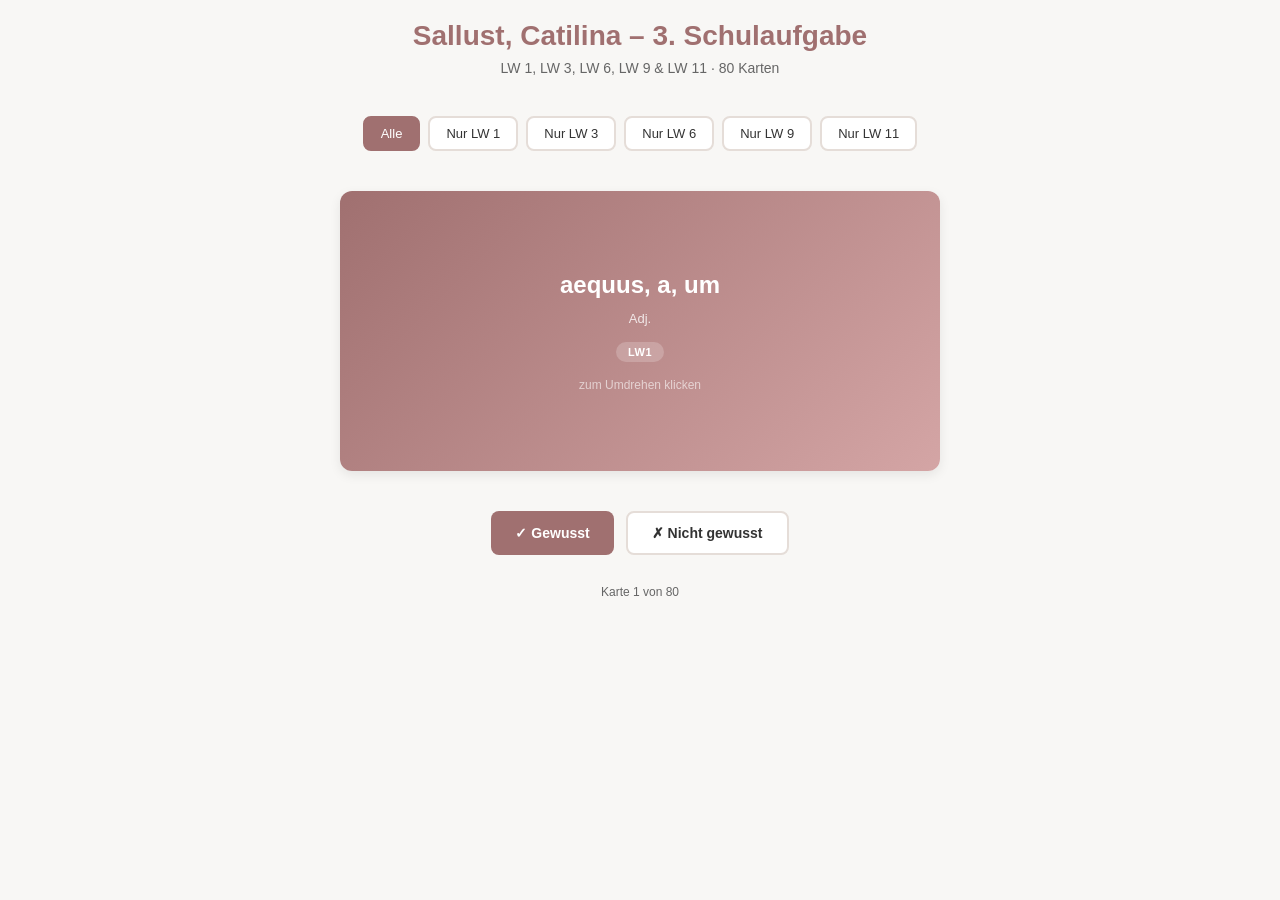
<file: dritteSchulaufgabe/index.html>
<!DOCTYPE html>
<html lang="de">
<head>
    <meta charset="UTF-8">
    <meta name="viewport" content="width=device-width, initial-scale=1.0">
    <title>Sallust, Catilina &#8211; 3. Schulaufgabe</title>
    <style>
        * {
            margin: 0;
            padding: 0;
            box-sizing: border-box;
        }

        :root {
            --color-bg: #f8f7f5;
            --color-card: #ffffff;
            --color-accent: #a07070;
            --color-accent-light: #d4a5a5;
            --color-text: #333333;
            --color-text-light: #666666;
            --color-border: #e5ddd8;
            --color-success: #6b9966;
            --color-error: #a07070;
            --radius-card: 12px;
            --radius-btn: 8px;
            --shadow: 0 4px 12px rgba(0, 0, 0, 0.08);
            --shadow-hover: 0 8px 24px rgba(0, 0, 0, 0.12);
        }

        body {
            font-family: -apple-system, BlinkMacSystemFont, 'Segoe UI', 'Roboto', 'Oxygen',
                'Ubuntu', 'Cantarell', 'Fira Sans', 'Droid Sans', 'Helvetica Neue',
                sans-serif;
            background: var(--color-bg);
            color: var(--color-text);
            padding: 20px;
            min-height: 100vh;
        }

        .container {
            max-width: 600px;
            margin: 0 auto;
        }

        header {
            text-align: center;
            margin-bottom: 40px;
        }

        h1 {
            font-size: 28px;
            font-weight: 600;
            margin-bottom: 8px;
            color: var(--color-accent);
        }

        .subtitle {
            font-size: 14px;
            color: var(--color-text-light);
            margin-bottom: 16px;
        }

        .filter-buttons {
            display: flex;
            flex-wrap: wrap;
            gap: 8px;
            margin-bottom: 30px;
            justify-content: center;
        }

        .filter-btn {
            padding: 8px 16px;
            border: 2px solid var(--color-border);
            background: var(--color-card);
            color: var(--color-text);
            border-radius: var(--radius-btn);
            cursor: pointer;
            font-size: 13px;
            font-weight: 500;
            transition: all 0.2s ease;
        }

        .filter-btn:hover {
            border-color: var(--color-accent);
            background: var(--color-accent-light);
            color: white;
        }

        .filter-btn.active {
            background: var(--color-accent);
            border-color: var(--color-accent);
            color: white;
        }

        .card-container {
            perspective: 600px;
            margin-bottom: 30px;
            min-height: 300px;
            display: flex;
            align-items: center;
            justify-content: center;
        }

        .card {
            width: 100%;
            height: 280px;
            background: var(--color-card);
            border-radius: var(--radius-card);
            box-shadow: var(--shadow);
            cursor: pointer;
            position: relative;
            transform-style: preserve-3d;
            transition: transform 0.5s ease-out;
            will-change: transform;
        }

        .card.flipped {
            transform: rotateY(180deg);
        }

        .card-face {
            position: absolute;
            width: 100%;
            height: 100%;
            backface-visibility: hidden;
            display: flex;
            flex-direction: column;
            justify-content: center;
            align-items: center;
            padding: 30px;
            text-align: center;
            border-radius: var(--radius-card);
        }

        .card-front {
            background: linear-gradient(135deg, var(--color-accent) 0%, var(--color-accent-light) 100%);
            color: white;
        }

        .card-back {
            background: var(--color-card);
            color: var(--color-text);
            border: 2px solid var(--color-border);
            transform: rotateY(180deg);
        }

        .card-term {
            font-size: 24px;
            font-weight: 600;
            margin-bottom: 12px;
            word-break: break-word;
        }

        .card-meta {
            font-size: 13px;
            opacity: 0.8;
            margin-bottom: 16px;
        }

        .card-badge {
            display: inline-block;
            background: rgba(255, 255, 255, 0.2);
            padding: 4px 12px;
            border-radius: 20px;
            font-size: 11px;
            font-weight: 600;
            text-transform: uppercase;
            letter-spacing: 0.5px;
        }

        .card-back .card-badge {
            background: var(--color-accent-light);
            color: white;
        }

        .card-translation {
            font-size: 20px;
            font-weight: 500;
            margin-bottom: 12px;
            line-height: 1.4;
        }

        .card-extra {
            font-size: 12px;
            color: var(--color-text-light);
            margin-top: 12px;
            padding-top: 12px;
            border-top: 1px solid var(--color-border);
            font-style: italic;
        }

        .card-front .card-extra {
            border-top-color: rgba(255, 255, 255, 0.2);
            color: rgba(255, 255, 255, 0.9);
        }

        .flip-hint {
            font-size: 12px;
            opacity: 0.6;
            margin-top: 16px;
        }

        .card-front .flip-hint {
            color: white;
        }

        .controls {
            display: flex;
            gap: 12px;
            margin-bottom: 30px;
            justify-content: center;
            flex-wrap: wrap;
        }

        button {
            padding: 12px 24px;
            border: none;
            border-radius: var(--radius-btn);
            font-size: 14px;
            font-weight: 600;
            cursor: pointer;
            transition: all 0.2s ease;
        }

        .btn-primary {
            background: var(--color-accent);
            color: white;
        }

        .btn-primary:hover {
            background: #8f5a5a;
            box-shadow: var(--shadow-hover);
        }

        .btn-secondary {
            background: var(--color-card);
            color: var(--color-text);
            border: 2px solid var(--color-border);
        }

        .btn-secondary:hover {
            border-color: var(--color-accent);
            color: var(--color-accent);
        }

        .stats {
            background: var(--color-card);
            padding: 20px;
            border-radius: var(--radius-card);
            text-align: center;
            margin-bottom: 20px;
            border: 2px solid var(--color-border);
        }

        .stats h3 {
            font-size: 14px;
            color: var(--color-text-light);
            margin-bottom: 12px;
            text-transform: uppercase;
            letter-spacing: 0.5px;
        }

        .stats-bar {
            display: flex;
            height: 20px;
            background: #f0f0f0;
            border-radius: 10px;
            overflow: hidden;
            margin-bottom: 12px;
        }

        .stats-correct {
            background: var(--color-success);
            height: 100%;
            transition: width 0.3s ease;
        }

        .stats-text {
            font-size: 13px;
            color: var(--color-text-light);
        }

        .progress-info {
            font-size: 12px;
            color: var(--color-text-light);
            text-align: center;
            margin-top: 20px;
        }

        @media (max-width: 600px) {
            h1 {
                font-size: 22px;
            }

            .card {
                height: 240px;
            }

            .card-term {
                font-size: 20px;
            }

            .card-translation {
                font-size: 16px;
            }

            .filter-buttons {
                margin-bottom: 20px;
            }

            .card-container {
                min-height: 260px;
            }
        }

        .hidden {
            display: none;
        }
    </style>
</head>
<body>
    <div class="container">
        <header>
            <h1>Sallust, Catilina &#8211; 3. Schulaufgabe</h1>
            <p class="subtitle">LW 1, LW 3, LW 6, LW 9 &amp; LW 11 &middot; <span id="card-count">0</span> Karten</p>
        </header>

        <div class="filter-buttons">
            <button class="filter-btn active" onclick="setFilter('all', this)">Alle</button>
            <button class="filter-btn" onclick="setFilter('lw1', this)">Nur LW 1</button>
            <button class="filter-btn" onclick="setFilter('lw3', this)">Nur LW 3</button>
            <button class="filter-btn" onclick="setFilter('lw6', this)">Nur LW 6</button>
            <button class="filter-btn" onclick="setFilter('lw9', this)">Nur LW 9</button>
            <button class="filter-btn" onclick="setFilter('lw11', this)">Nur LW 11</button>
        </div>

        <div id="stats-container" class="hidden">
            <div class="stats">
                <h3>Fortschritt</h3>
                <div class="stats-bar">
                    <div class="stats-correct" id="stats-bar" style="width: 0%"></div>
                </div>
                <div class="stats-text"><span id="stats-correct">0</span> / <span id="stats-total">0</span> korrekt</div>
            </div>
        </div>

        <div class="card-container" onclick="flipCard()">
            <div class="card" id="card">
                <div class="card-face card-front">
                    <div id="card-content-front"></div>
                </div>
                <div class="card-face card-back">
                    <div id="card-content-back"></div>
                </div>
            </div>
        </div>

        <div class="controls">
            <button class="btn-primary" onclick="markCorrect()">&#10003; Gewusst</button>
            <button class="btn-secondary" onclick="markIncorrect()">✗ Nicht gewusst</button>
        </div>

        <div class="progress-info">
            <p>Karte <span id="current-card">0</span> von <span id="total-cards">0</span></p>
        </div>
    </div>

    <script>
        var allCards = [
            // LW 1
            { term: "pax, pacis", meta: "f", translation: "der Frieden", lw: "lw1" },
            { term: "tamet\u0161\u012b", meta: "Konj.", translation: "obwohl", lw: "lw1" },
            { term: "gloria", meta: "f", translation: "der Ruhm, die Ehre", lw: "lw1" },
            { term: "magister", meta: "m", translation: "der Lehrer", lw: "lw1" },
            { term: "invid\u012ba", meta: "f", translation: "der Neid", lw: "lw1" },
            { term: "aequus, a, um", meta: "Adj.", translation: "gleich, gerecht", lw: "lw1" },
            { term: "adversus, a, um", meta: "Adj.", translation: "entgegengesetzt, freundlich", lw: "lw1" },
            { term: "audacia", meta: "f", translation: "die Frechheit, die K\u00fchnheit", lw: "lw1" },
            { term: "av\u0101ritia", meta: "f", translation: "die Habgier, der Geiz", lw: "lw1" },
            { term: "arduus, a, um", meta: "Adj.", translation: "schwer, steil", lw: "lw1" },
            { term: "dehinc", meta: "Adv.", translation: "hierauf", lw: "lw1" },
            { term: "abstin\u0113ntia", meta: "f", translation: "die Uneignn\u00fctzigkeit; die Enthaltsamkeit", lw: "lw1" },
            { term: "vig\u0113re", meta: "V.", translation: "(vor)herrschen; stark sein", lw: "lw1" },
            { term: "imbecillus, a, um", meta: "Adj.", translation: "schwach, anf\u00e4llig", lw: "lw1" },
            { term: "ambitio, \u014dnis", meta: "f", translation: "der Ehrgeiz", lw: "lw1" },
            { term: "cupid\u014d, inis", meta: "f", translation: "die Begierde; die Gier", lw: "lw1" },
            { term: "vex\u0101re", meta: "V.", translation: "qu\u00e4len, heimsuchen", lw: "lw1" },

            // LW 3
            { term: "ingenium", meta: "n", translation: "die Begabung, das Talent", lw: "lw3" },
            { term: "caedis, is", meta: "f", translation: "das Blutbad, der Mord", lw: "lw3" },
            { term: "gr\u0101tus, a, um", meta: "Adj.", translation: "kostenlos, willkommen, beliebt", lw: "lw3" },
            { term: "vastus, a, um", meta: "Adj.", translation: "riesig, vernichtet", lw: "lw3" },
            { term: "nimis", meta: "Adv.", translation: "(allzu) sehr", lw: "lw3" },
            { term: "altus, a, um", meta: "Adj.", translation: "hoch, tief", lw: "lw3" },
            { term: "inopia", meta: "f", translation: "der Mangel, die Not", lw: "lw3" },
            { term: "adulescentia", meta: "f", translation: "die Jugend(zeit)", lw: "lw3" },
            { term: "discordia", meta: "f", translation: "die Uneinigkeit, die Spaltung", lw: "lw3" },
            { term: "civilis, e", meta: "Adj.", translation: "b\u00fcrgerlich", lw: "lw3" },
            { term: "patiens, ntis", meta: "Adj.", translation: "f\u00e4hig, (etw.) zu ertragen", lw: "lw3" },
            { term: "eloquentia", meta: "f", translation: "die Redekunst", lw: "lw3" },
            { term: "sapientia", meta: "f", translation: "die Klugheit, die Weisheit", lw: "lw3" },
            { term: "dominatio, \u014dnis", meta: "f", translation: "die Gewaltherrschaft", lw: "lw3" },
            { term: "inv\u0101dere", meta: "V.", translation: "eindringen, angreifen", lw: "lw3" },
            { term: "in dies", meta: "Adv.", translation: "von Tag zu Tag", lw: "lw3" },
            { term: "ferox, \u014dcis", meta: "Adj.", translation: "wild, ungest\u00fcm", lw: "lw3" },
            { term: "r\u0113s famili\u0101ris", meta: "f", translation: "das Verm\u00f6gen", lw: "lw3" },
            { term: "conscientia", meta: "f", translation: "das (Schuld-)Bewusstsein", lw: "lw3" },
            { term: "incit\u0101re", meta: "V.", translation: "antreiben, aufeuern", lw: "lw3" },
            { term: "luxuria", meta: "f", translation: "die Genusssucht, der \u00dcberfluss", lw: "lw3" },

            // LW 6
            

  { term: "corrumpere, corruptĭ, corruptum", meta: "V.", translation: "bestechen, verderben", lw: "lw6" },

  { term: "flagitium", meta: "n", translation: "die Gemeinheit, die Schandtat", lw: "lw6" },

  { term: "facinus, ōnis", meta: "n", translation: "die Handlung, die Untat", lw: "lw6" },

  { term: "bonum", meta: "n", translation: "das Gut, die Güte", lw: "lw6" },

  { term: "aes aliēnum, aeris aliēni", meta: "n", translation: "die Schulden", lw: "lw6" },

  { term: "iūdicium", meta: "n", translation: "das Gericht, das Urteil", lw: "lw6" },

  { term: "sanguis, inis", meta: "m", translation: "das Blut", lw: "lw6" },

  { term: "postrēmō", meta: "Adv.", translation: "kurz (gesagt); schließlich", lw: "lw6" },

  { term: "familiāris, e", meta: "Adj.", translation: "freundschaftlich, vertraut; Subst. der Freund", lw: "lw6" },

  { term: "adulter, adulteri", meta: "m", translation: "der Ehbrecher", lw: "lw6" },

  { term: "venter, ventris", meta: "m", translation: "der Bauch", lw: "lw6" },

  { term: "pēnis, is", meta: "m", translation: "der Penis", lw: "lw6" },

  { term: "redimere, redēmō, redēmi, redēmtum", meta: "V.", translation: "freikaufen, loskaufen (von etw.)", lw: "lw6" },

  { term: "convincere, convincō, convici, convictum", meta: "V.", translation: "(gerichtlich) überführen", lw: "lw6" },

  { term: "egestās, atis", meta: "f", translation: "die Armut, die Not", lw: "lw6" },

  { term: "vacuus, a, um", meta: "Adj.", translation: "leer, frei", lw: "lw6" },

  { term: "incidere, incidō, incidi", meta: "V.", translation: "in etw. geraten; vorfallen, sich zutragen", lw: "lw6" },

  { term: "cotidiānus, a, um", meta: "Adj.", translation: "täglich", lw: "lw6" },

  { term: "familiāritas, ātis", meta: "f", translation: "die Freundschaft", lw: "lw6" },

  { term: "modestia", meta: "f", translation: "die Mäßigung, die Bescheidenheit", lw: "lw6" },

  { term: "fidus, a, um", meta: "Adj.", translation: "treu, zuverlässig", lw: "lw6" },

  { term: "pudicitia", meta: "f", translation: "die Sitsamkeit, die Keuschheit", lw: "lw6" },



            // LW 9
            { term: "opt\u0101re", meta: "V.", translation: "w\u00fcnschen", lw: "lw9" },
            { term: "praeterē\u0101", meta: "Adv.", translation: "au\u00dferdem", lw: "lw9" },
            { term: "praemium", meta: "n", translation: "die Belohnung, der Lohn", lw: "lw9" },
            { term: "fall\u0119re", meta: "V.", translation: "t\u00e4uschen, betr\u00fcgen", lw: "lw9" },
            { term: "decus, oris", meta: "n", translation: "die Ehre; die (\u00e4u\u00dfere) W\u00fcrde", lw: "lw9" },
            { term: "d\u0113decus", meta: "n", translation: "die Schande", lw: "lw9" },
            { term: "spolium", meta: "n", translation: "die Beute", lw: "lw9" },
            
            

            // LW 11
            { term: "civit\u0101s, atis", meta: "f", translation: "die Gemeinde, der Staat; das B\u00fcrgerrecht", lw: "lw11" },
            { term: "inc\u0113dere", meta: "V.", translation: "heranr\u00fccken, eintreten; (jdn.) befallen", lw: "lw11" },
            { term: "laetitia", meta: "f", translation: "die Freude", lw: "lw11" },
            { term: "supplex, supplicis", meta: "Adj.", translation: "dem\u00fctig bittend", lw: "lw11" },
            { term: "repente", meta: "Adv.", translation: "pl\u00f6tzlich, unerwartet", lw: "lw11" },
            { term: "cr\u0113dere", meta: "V.", translation: "anvertrauen, glauben", lw: "lw11" },
            { term: "faci\u0113s, ei", meta: "f", translation: "das Gesicht, das Aussehen", lw: "lw11" },
            { term: "lascivia", meta: "f", translation: "die Ausgelassenheit", lw: "lw11" },
            { term: "festin\u0101re", meta: "V.", translation: "umhereilen, ruhelos sein", lw: "lw11" },
            { term: "trepid\u0101re", meta: "V.", translation: "\u00e4ngstlich sein", lw: "lw11" },
            { term: "\u012bns\u014dlitus, a, um", meta: "Adj.", translation: "ungew\u00f6hnlich", lw: "lw11" },
            { term: "r\u016bmor, \u014dris", meta: "m", translation: "das Ger\u00fccht", lw: "lw11" },
            { term: "pav\u0113re", meta: "V.", translation: "sich \u00e4ngstigen \u00fcber", lw: "lw11" }
        ];

        var currentIndex = 0;
        var filteredCards = [];
        var currentFilter = 'all';
        var learned = {};
        var sessionStats = {};
        var wrongCards = [];

        function shuffle(a) {
  for (var i = a.length - 1; i > 0; i--) {
    var j = Math.floor(Math.random() * (i + 1));
    var tmp = a[i]; a[i] = a[j]; a[j] = tmp;
  }
  return a;
}

        function updateCardCount() {
            document.getElementById('card-count').textContent = filteredCards.length;
            document.getElementById('total-cards').textContent = filteredCards.length;
        }

        function setFilter(filter, btn) {
            currentFilter = filter;
            currentIndex = 0;
            learned = {};
            sessionStats = {};

            if (filter === 'all') {
                filteredCards = allCards.slice();
            } else {
                filteredCards = allCards.filter(function(card) {
                    return card.lw === filter;
                });
            }

            filteredCards = shuffle(filteredCards);



            updateCardCount();
            renderCard();

            var buttons = document.querySelectorAll('.filter-btn');
            for (var i = 0; i < buttons.length; i++) {
                buttons[i].classList.remove('active');
            }
            btn.classList.add('active');

            document.getElementById('stats-container').classList.add('hidden');
        }

        function renderCard() {

            var card = filteredCards[currentIndex];
            var cardEl = document.getElementById('card');

            cardEl.classList.remove('flipped');

            var frontContent = '<div class="card-term">' + card.term + '</div>';
            if (card.meta) {
                frontContent += '<div class="card-meta">' + card.meta + '</div>';
            }
            if (card.lw) {
                frontContent += '<div class="card-badge">' + card.lw.toUpperCase() + '</div>';
            }
            frontContent += '<div class="flip-hint">zum Umdrehen klicken</div>';

            document.getElementById('card-content-front').innerHTML = frontContent;
            document.getElementById('card-content-back').innerHTML = ''; // Wird erst beim Flip gefüllt

            document.getElementById('current-card').textContent = currentIndex + 1;

            updateStats();
        }

        function flipCard() {
            var cardEl = document.getElementById('card');
            if (!cardEl.classList.contains('flipped')) {
                // Rückseite füllen BEVOR umgedreht wird (wie in T-2)
                fillCardBack();
            }
            cardEl.classList.toggle('flipped');
        }

        function fillCardBack() {
            if (filteredCards.length === 0) return;
            var card = filteredCards[currentIndex];

            var backContent = '<div class="card-translation">' + card.translation + '</div>';
            if (card.extra) {
                backContent += '<div class="card-extra">' + card.extra + '</div>';
            }
            if (card.lw) {
                backContent += '<div class="card-badge">' + card.lw.toUpperCase() + '</div>';
            }

            document.getElementById('card-content-back').innerHTML = backContent;
        }

        function markCorrect() {
            if (filteredCards.length === 0) return;
            learned[currentIndex] = true;
            sessionStats[currentIndex] = 'correct';
            nextCard();
        }

        function markIncorrect() {
            if (filteredCards.length === 0) return;
            sessionStats[currentIndex] = 'incorrect';
            wrongCards.push(filteredCards[currentIndex]);
            nextCard();
        }

        function nextCard() {
    currentIndex++;

    if (currentIndex >= filteredCards.length) {

        // Alle Karten dieser Runde geschafft
        if (wrongCards.length === 0) {
            showEndScreen();
            return;
        }

        // Neue Runde nur mit den falsch beantworteten Karten
        filteredCards = shuffle(wrongCards.slice());
        wrongCards = [];
        currentIndex = 0;
    }

    renderCard();
}

        function updateStats() {
            var correct = 0;
            for (var i = 0; i < currentIndex; i++) {
                if (sessionStats[i] === 'correct') correct++;
            }

            var percentage = currentIndex > 0 ? Math.round((correct / currentIndex) * 100) : 0;

            document.getElementById('stats-bar').style.width = percentage + '%';
            document.getElementById('stats-correct').textContent = correct;
            document.getElementById('stats-total').textContent = currentIndex;

            if (currentIndex > 0) {
                document.getElementById('stats-container').classList.remove('hidden');
            }
        }

        function showEndScreen() {
            var correct = 0;
            for (var key in sessionStats) {
                if (sessionStats[key] === 'correct') correct++;
            }

            var total = currentIndex;
            var percentage = total > 0 ? Math.round((correct / total) * 100) : 0;

            var message = 'Lernen abgeschlossen!<br>';

          

            document.getElementById('card-content-front').innerHTML = 
                '<div style="text-align: center; font-size: 20px; color: white;">' + message + '</div>';
            document.getElementById('card-content-back').innerHTML =
                '<button class="btn-primary" onclick="location.reload()" style="width: 100%; padding: 14px;">Neu starten</button>';

            var cardEl = document.getElementById('card');
            cardEl.classList.remove('flipped');
            document.getElementById('current-card').textContent = total;

            //pages
        }

        // Initialisieren
        setFilter('all', document.querySelector('.filter-btn.active'));
    </script>
</body>
</html>
</file>
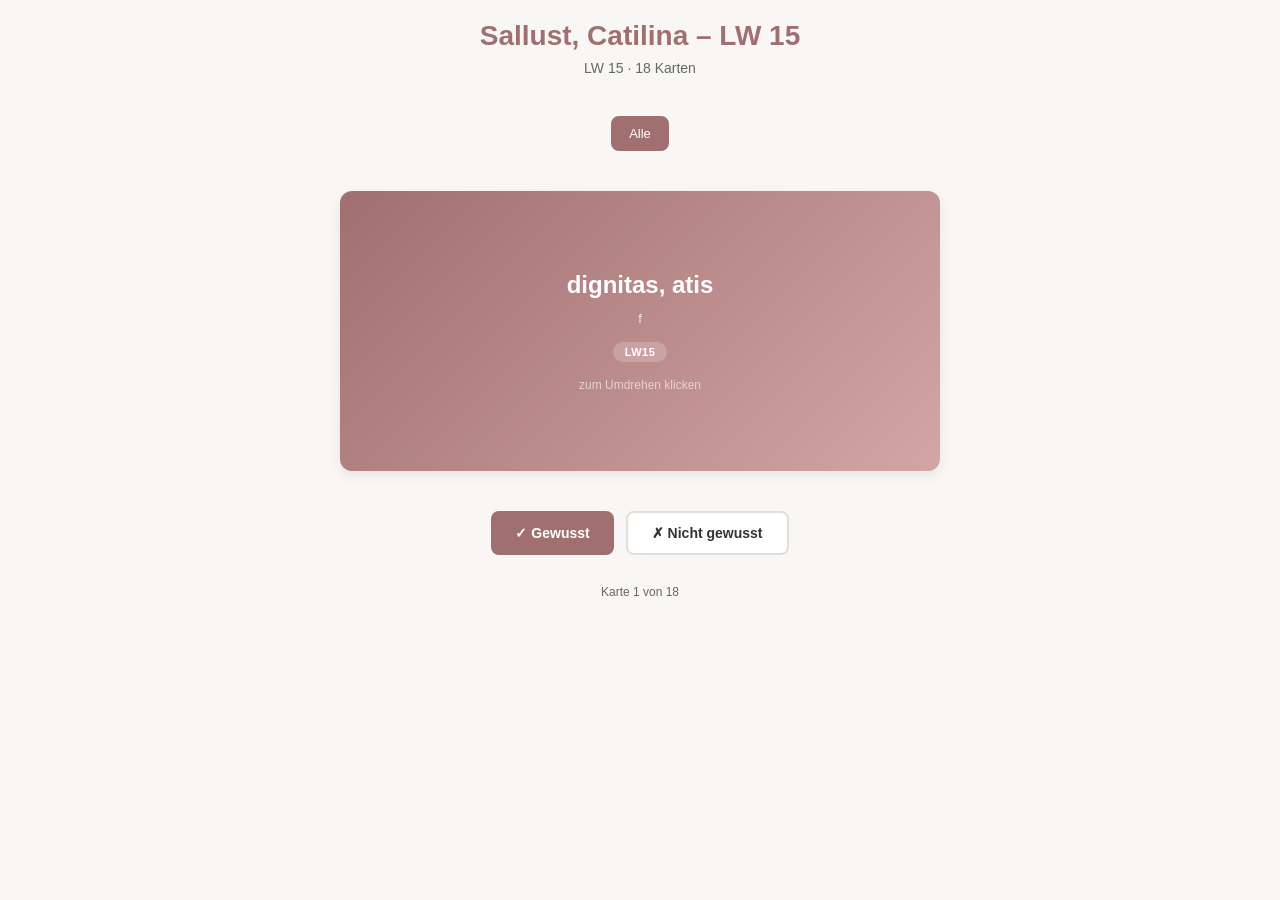
<file: O-LW15/index.html>
<!DOCTYPE html>
<html lang="de">
<head>
    <meta charset="UTF-8">
    <meta name="viewport" content="width=device-width, initial-scale=1.0">
    <title>Sallust, Catilina &#8211; LW 15</title>
    <style>
        * {
            margin: 0;
            padding: 0;
            box-sizing: border-box;
        }

        :root {
            --color-bg: #f8f7f5;
            --color-card: #ffffff;
            --color-accent: #a07070;
            --color-accent-light: #d4a5a5;
            --color-text: #333333;
            --color-text-light: #666666;
            --color-border: #e5ddd8;
            --color-success: #6b9966;
            --color-error: #a07070;
            --radius-card: 12px;
            --radius-btn: 8px;
            --shadow: 0 4px 12px rgba(0, 0, 0, 0.08);
            --shadow-hover: 0 8px 24px rgba(0, 0, 0, 0.12);
        }

        body {
            font-family: -apple-system, BlinkMacSystemFont, 'Segoe UI', 'Roboto', 'Oxygen',
                'Ubuntu', 'Cantarell', 'Fira Sans', 'Droid Sans', 'Helvetica Neue',
                sans-serif;
            background: var(--color-bg);
            color: var(--color-text);
            padding: 20px;
            min-height: 100vh;
        }

        .container {
            max-width: 600px;
            margin: 0 auto;
        }

        header {
            text-align: center;
            margin-bottom: 40px;
        }

        h1 {
            font-size: 28px;
            font-weight: 600;
            margin-bottom: 8px;
            color: var(--color-accent);
        }

        .subtitle {
            font-size: 14px;
            color: var(--color-text-light);
            margin-bottom: 16px;
        }

        .filter-buttons {
            display: flex;
            flex-wrap: wrap;
            gap: 8px;
            margin-bottom: 30px;
            justify-content: center;
        }

        .filter-btn {
            padding: 8px 16px;
            border: 2px solid var(--color-border);
            background: var(--color-card);
            color: var(--color-text);
            border-radius: var(--radius-btn);
            cursor: pointer;
            font-size: 13px;
            font-weight: 500;
            transition: all 0.2s ease;
        }

        .filter-btn:hover {
            border-color: var(--color-accent);
            background: var(--color-accent-light);
            color: white;
        }

        .filter-btn.active {
            background: var(--color-accent);
            border-color: var(--color-accent);
            color: white;
        }

        .card-container {
            perspective: 600px;
            margin-bottom: 30px;
            min-height: 300px;
            display: flex;
            align-items: center;
            justify-content: center;
        }

        .card {
            width: 100%;
            height: 280px;
            background: var(--color-card);
            border-radius: var(--radius-card);
            box-shadow: var(--shadow);
            cursor: pointer;
            position: relative;
            transform-style: preserve-3d;
            transition: transform 0.5s ease-out;
            will-change: transform;
        }

        .card.flipped {
            transform: rotateY(180deg);
        }

        .card-face {
            position: absolute;
            width: 100%;
            height: 100%;
            backface-visibility: hidden;
            display: flex;
            flex-direction: column;
            justify-content: center;
            align-items: center;
            padding: 30px;
            text-align: center;
            border-radius: var(--radius-card);
        }

        .card-front {
            background: linear-gradient(135deg, var(--color-accent) 0%, var(--color-accent-light) 100%);
            color: white;
        }

        .card-back {
            background: var(--color-card);
            color: var(--color-text);
            border: 2px solid var(--color-border);
            transform: rotateY(180deg);
        }

        .card-term {
            font-size: 24px;
            font-weight: 600;
            margin-bottom: 12px;
            word-break: break-word;
        }

        .card-meta {
            font-size: 13px;
            opacity: 0.8;
            margin-bottom: 16px;
        }

        .card-badge {
            display: inline-block;
            background: rgba(255, 255, 255, 0.2);
            padding: 4px 12px;
            border-radius: 20px;
            font-size: 11px;
            font-weight: 600;
            text-transform: uppercase;
            letter-spacing: 0.5px;
        }

        .card-back .card-badge {
            background: var(--color-accent-light);
            color: white;
        }

        .card-translation {
            font-size: 20px;
            font-weight: 500;
            margin-bottom: 12px;
            line-height: 1.4;
        }

        .card-extra {
            font-size: 12px;
            color: var(--color-text-light);
            margin-top: 12px;
            padding-top: 12px;
            border-top: 1px solid var(--color-border);
            font-style: italic;
        }

        .card-front .card-extra {
            border-top-color: rgba(255, 255, 255, 0.2);
            color: rgba(255, 255, 255, 0.9);
        }

        .flip-hint {
            font-size: 12px;
            opacity: 0.6;
            margin-top: 16px;
        }

        .card-front .flip-hint {
            color: white;
        }

        .controls {
            display: flex;
            gap: 12px;
            margin-bottom: 30px;
            justify-content: center;
            flex-wrap: wrap;
        }

        button {
            padding: 12px 24px;
            border: none;
            border-radius: var(--radius-btn);
            font-size: 14px;
            font-weight: 600;
            cursor: pointer;
            transition: all 0.2s ease;
        }

        .btn-primary {
            background: var(--color-accent);
            color: white;
        }

        .btn-primary:hover {
            background: #8f5a5a;
            box-shadow: var(--shadow-hover);
        }

        .btn-secondary {
            background: var(--color-card);
            color: var(--color-text);
            border: 2px solid var(--color-border);
        }

        .btn-secondary:hover {
            border-color: var(--color-accent);
            color: var(--color-accent);
        }

        .stats {
            background: var(--color-card);
            padding: 20px;
            border-radius: var(--radius-card);
            text-align: center;
            margin-bottom: 20px;
            border: 2px solid var(--color-border);
        }

        .stats h3 {
            font-size: 14px;
            color: var(--color-text-light);
            margin-bottom: 12px;
            text-transform: uppercase;
            letter-spacing: 0.5px;
        }

        .stats-bar {
            display: flex;
            height: 20px;
            background: #f0f0f0;
            border-radius: 10px;
            overflow: hidden;
            margin-bottom: 12px;
        }

        .stats-correct {
            background: var(--color-success);
            height: 100%;
            transition: width 0.3s ease;
        }

        .stats-text {
            font-size: 13px;
            color: var(--color-text-light);
        }

        .progress-info {
            font-size: 12px;
            color: var(--color-text-light);
            text-align: center;
            margin-top: 20px;
        }

        @media (max-width: 600px) {
            h1 {
                font-size: 22px;
            }

            .card {
                height: 240px;
            }

            .card-term {
                font-size: 20px;
            }

            .card-translation {
                font-size: 16px;
            }

            .filter-buttons {
                margin-bottom: 20px;
            }

            .card-container {
                min-height: 260px;
            }
        }

        .hidden {
            display: none;
        }
    </style>
</head>
<body>
    <div class="container">
        <header>
            <h1>Sallust, Catilina &#8211; LW 15</h1>
            <p class="subtitle">LW 15 &middot; <span id="card-count">0</span> Karten</p>
        </header>

        <div class="filter-buttons">
            <button class="filter-btn active" onclick="setFilter('all', this)">Alle</button>
        </div>

        <div id="stats-container" class="hidden">
            <div class="stats">
                <h3>Fortschritt</h3>
                <div class="stats-bar">
                    <div class="stats-correct" id="stats-bar" style="width: 0%"></div>
                </div>
                <div class="stats-text"><span id="stats-correct">0</span> / <span id="stats-total">0</span> korrekt</div>
            </div>
        </div>

        <div class="card-container" onclick="flipCard()">
            <div class="card" id="card">
                <div class="card-face card-front">
                    <div id="card-content-front"></div>
                </div>
                <div class="card-face card-back">
                    <div id="card-content-back"></div>
                </div>
            </div>
        </div>

        <div class="controls">
            <button class="btn-primary" onclick="markCorrect()">&#10003; Gewusst</button>
            <button class="btn-secondary" onclick="markIncorrect()">✗ Nicht gewusst</button>
        </div>

        <div class="progress-info">
            <p>Karte <span id="current-card">0</span> von <span id="total-cards">0</span></p>
        </div>
    </div>

    <script>
        var allCards = [
            { term: "genus, eris", meta: "n", translation: "die Abstammung, die Art, das Geschlecht", lw: "lw15" },
            { term: "item", meta: "Adv.", translation: "ebenso, gleichfalls", lw: "lw15" },
            { term: "beneficium", meta: "n", translation: "die Wohltät", lw: "lw15" },
            { term: "dignitas, atis", meta: "f", translation: "das Ansehen, die Würde; die (gesellschaftliche) Stellung", lw: "lw15" },
            { term: "ignoscere, ignosco, ignovi, ignotum", meta: "V.", translation: "verzeihen", lw: "lw15" },
            { term: "pernicies, perniciēi", meta: "f", translation: "das Verderben, die Vernichtung", lw: "lw15" },
            { term: "pudor, oris", meta: "m", translation: "das Schamgefühl, der Anstand", lw: "lw15" },
            { term: "aequalis, e", meta: "Adj.", translation: "gleich, ebenbürtig", lw: "lw15" },
            { term: "mansuetudo, inis", meta: "f", translation: "die Milde; die Sanftmut", lw: "lw15" },
            { term: "misericordia", meta: "f", translation: "das Mitgefühl", lw: "lw15" },
            { term: "severitas, atis", meta: "f", translation: "die Strenge; die Härte", lw: "lw15" },
            { term: "adipisci, adipiscor, adeptus sum", meta: "V.", translation: "erreichen, erringen", lw: "lw15" },
            { term: "constantia", meta: "f", translation: "die Beständigkeit, die Standhaftigkeit", lw: "lw15" },
            { term: "vigilare", meta: "V.", translation: "wachen, wachsam sein", lw: "lw15" },
            { term: "factio, onis", meta: "f", translation: "die Partei", lw: "lw15" },
            { term: "modestus, a, um", meta: "Adj.", translation: "bescheiden", lw: "lw15" },
            { term: "innocens, entis", meta: "Adj.", translation: "unschuldig", lw: "lw15" },
            { term: "certare", meta: "V.", translation: "wetteifern, kämpfen", lw: "lw15" }
        ];

        var currentIndex = 0;
        var filteredCards = [];
        var currentFilter = 'all';
        var learned = {};
        var sessionStats = {};
        var wrongCards = [];

        function shuffle(a) {
  for (var i = a.length - 1; i > 0; i--) {
    var j = Math.floor(Math.random() * (i + 1));
    var tmp = a[i]; a[i] = a[j]; a[j] = tmp;
  }
  return a;
}

        function updateCardCount() {
            document.getElementById('card-count').textContent = filteredCards.length;
            document.getElementById('total-cards').textContent = filteredCards.length;
        }

        function setFilter(filter, btn) {
            currentFilter = filter;
            currentIndex = 0;
            learned = {};
            sessionStats = {};

            if (filter === 'all') {
                filteredCards = allCards.slice();
            } else {
                filteredCards = allCards.filter(function(card) {
                    return card.lw === filter;
                });
            }

            filteredCards = shuffle(filteredCards);

            updateCardCount();
            renderCard();

            var buttons = document.querySelectorAll('.filter-btn');
            for (var i = 0; i < buttons.length; i++) {
                buttons[i].classList.remove('active');
            }
            btn.classList.add('active');

            document.getElementById('stats-container').classList.add('hidden');
        }

        function renderCard() {

            var card = filteredCards[currentIndex];
            var cardEl = document.getElementById('card');

            cardEl.classList.remove('flipped');

            var frontContent = '<div class="card-term">' + card.term + '</div>';
            if (card.meta) {
                frontContent += '<div class="card-meta">' + card.meta + '</div>';
            }
            if (card.lw) {
                frontContent += '<div class="card-badge">' + card.lw.toUpperCase() + '</div>';
            }
            frontContent += '<div class="flip-hint">zum Umdrehen klicken</div>';

            document.getElementById('card-content-front').innerHTML = frontContent;
            document.getElementById('card-content-back').innerHTML = '';

            document.getElementById('current-card').textContent = currentIndex + 1;

            updateStats();
        }

        function flipCard() {
            var cardEl = document.getElementById('card');
            if (!cardEl.classList.contains('flipped')) {
                fillCardBack();
            }
            cardEl.classList.toggle('flipped');
        }

        function fillCardBack() {
            if (filteredCards.length === 0) return;
            var card = filteredCards[currentIndex];

            var backContent = '<div class="card-translation">' + card.translation + '</div>';
            if (card.extra) {
                backContent += '<div class="card-extra">' + card.extra + '</div>';
            }
            if (card.lw) {
                backContent += '<div class="card-badge">' + card.lw.toUpperCase() + '</div>';
            }

            document.getElementById('card-content-back').innerHTML = backContent;
        }

        function markCorrect() {
            if (filteredCards.length === 0) return;
            learned[currentIndex] = true;
            sessionStats[currentIndex] = 'correct';
            nextCard();
        }

        function markIncorrect() {
            if (filteredCards.length === 0) return;
            sessionStats[currentIndex] = 'incorrect';
            wrongCards.push(filteredCards[currentIndex]);
            nextCard();
        }

        function nextCard() {
    currentIndex++;

    if (currentIndex >= filteredCards.length) {

        if (wrongCards.length === 0) {
            showEndScreen();
            return;
        }

        filteredCards = shuffle(wrongCards.slice());
        wrongCards = [];
        currentIndex = 0;
    }

    renderCard();
}

        function updateStats() {
            var correct = 0;
            for (var i = 0; i < currentIndex; i++) {
                if (sessionStats[i] === 'correct') correct++;
            }

            var percentage = currentIndex > 0 ? Math.round((correct / currentIndex) * 100) : 0;

            document.getElementById('stats-bar').style.width = percentage + '%';
            document.getElementById('stats-correct').textContent = correct;
            document.getElementById('stats-total').textContent = currentIndex;

            if (currentIndex > 0) {
                document.getElementById('stats-container').classList.remove('hidden');
            }
        }

        function showEndScreen() {
            var correct = 0;
            for (var key in sessionStats) {
                if (sessionStats[key] === 'correct') correct++;
            }

            var total = currentIndex;
            var percentage = total > 0 ? Math.round((correct / total) * 100) : 0;

            var message = 'Lernen abgeschlossen!<br>';

            document.getElementById('card-content-front').innerHTML = 
                '<div style="text-align: center; font-size: 20px; color: white;">' + message + '</div>';
            document.getElementById('card-content-back').innerHTML =
                '<button class="btn-primary" onclick="location.reload()" style="width: 100%; padding: 14px;">Neu starten</button>';

            var cardEl = document.getElementById('card');
            cardEl.classList.remove('flipped');
            document.getElementById('current-card').textContent = total;
        }

        // Initialisieren
        setFilter('all', document.querySelector('.filter-btn.active'));
    </script>
</body>
</html>
</file>
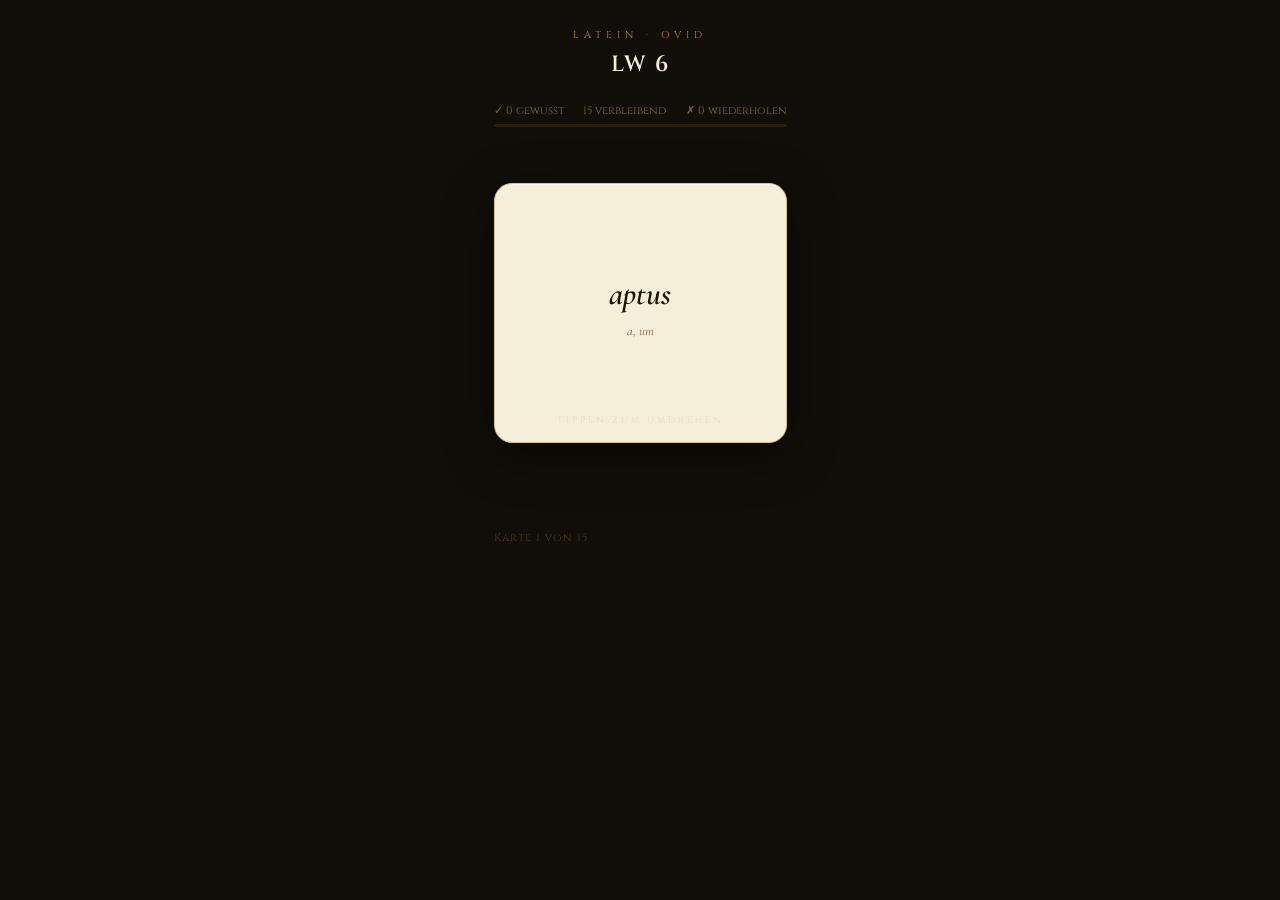
<file: O-LWS6/index.html>
<!doctype html>

<html lang="de">
  <head>
    <meta charset="UTF-8" />
    <meta
      name="viewport"
      content="width=device-width, initial-scale=1.0, maximum-scale=1.0, user-scalable=no"
    />
    <title>Ovid – LW 6</title>
    <link
      href="https://fonts.googleapis.com/css2?family=Cormorant+Garamond:ital,wght@0,400;0,600;1,400;1,600&family=Cinzel:wght@400;600&display=swap"
      rel="stylesheet"
    />
    <link rel="stylesheet" href="../style.css" />
  </head>
  <body>
    <header>
      <div class="subtitle">Latein · Ovid</div>
      <h1>LW 6</h1>
    </header>

    <div id="app"></div>

    <script>
      const ALL_CARDS = [
        { latin: "cāsus", info: "ūs m", german: "der Fall, der Zufall" },
        { latin: "cārus", info: "a, um", german: "lieb, teuer, wertvoll" },
        {
          latin: "perdere",
          info: "perdō, perdidī, perditum",
          german: "verlieren, verschwenden,\nzugrunde richten",
        },
        { latin: "fortis", info: "e", german: "kräftig, tapfer" },
        {
          latin: "exstinguere",
          info: "exstinguō, exstīnxī, exstīnctum",
          german: "auslöschen, vernichten",
        },
        {
          latin: "comes",
          info: "itis m",
          german: "der Begleiter, der Gefährte",
        },
        { latin: "ambō", info: "ambae, ambō", german: "beide (zusammen)" },
        {
          latin: "tegere",
          info: "tegō, tēxī, tēctum",
          german: "bedecken, schützen, verbergen",
        },
        {
          latin: "ērigere",
          info: "ērigō, ērēxī, ērēctum",
          german: "aufrichten, emporheben",
        },
        { latin: "lētum", info: "", german: "der Tod" },
        { latin: "tumulus", info: "", german: "der (Grab-)Hügel" },
        { latin: "rāmus", info: "", german: "der Ast" },
        { latin: "aptus", info: "a, um", german: "passend, geeignet" },
        { latin: "geminus", info: "a, um", german: "doppelt" },
        { latin: "cruor", info: "ōris m", german: "das Blut" },
      ];

      function shuffle(arr) {
        const a = [...arr];
        for (let i = a.length - 1; i > 0; i--) {
          const j = Math.floor(Math.random() * (i + 1));
          [a[i], a[j]] = [a[j], a[i]];
        }
        return a;
      }

      let deck = [],
        repeatPool = [],
        knownSet = new Set(),
        pos = 0,
        flipped = false,
        round = 1;

      function init() {
        deck = shuffle(ALL_CARDS.map((_, i) => i));
        repeatPool = [];
        knownSet = new Set();
        pos = 0;
        flipped = false;
        round = 1;
        render();
      }

      function render() {
        const app = document.getElementById("app");

        if (knownSet.size === ALL_CARDS.length) {
          app.innerHTML = `
      <div class="done">
        <div class="done-emoji">🏛️</div>
        <h2>Alle gewusst!</h2>
        <p>Alle ${ALL_CARDS.length} Karten gemeistert.</p>
        <button class="btn-reset" onclick="init()">Neu starten</button>
      </div>`;
          return;
        }

        if (pos >= deck.length) {
          deck = shuffle(repeatPool);
          repeatPool = [];
          pos = 0;
          round++;
          flipped = false;
        }

        const card = ALL_CARDS[deck[pos]];
        const progress = Math.round((knownSet.size / ALL_CARDS.length) * 100);
        const totalLeft = deck.length - pos + repeatPool.length;

        app.innerHTML = `
    <div class="progress-wrap">
      <div class="progress-labels">
        <span>✓ ${knownSet.size} gewusst</span>
        <span>${totalLeft} verbleibend</span>
        <span>✗ ${repeatPool.length} wiederholen</span>
      </div>
      <div class="progress-bar-bg">
        <div class="progress-bar" style="width:${progress}%"></div>
      </div>
    </div>

    <div class="round-badge">${round > 1 ? `Wiederholung · Runde ${round}` : "&nbsp;"}</div>

    <div class="scene" id="scene">
      <div class="card" id="card">
        <div class="card-face card-front">
          <div class="latin-word">${card.latin}</div>
          ${card.info ? `<div class="grammar-info">${card.info}</div>` : ""}
          <div class="tap-hint" id="tap-hint">Tippen zum Umdrehen</div>
        </div>
        <div class="card-face card-back">
          <div class="back-latin">${card.latin}</div>
          <div class="german-word">${card.german.replace(/\n/g, "<br>")}</div>
        </div>
      </div>
    </div>

    <div class="button-row">
      <button class="btn btn-nochmal" id="btn-n">✗ Nochmal</button>
      <button class="btn btn-gewusst" id="btn-g">✓ Gewusst</button>
    </div>

    <div class="counter" id="counter">Karte ${pos + 1} von ${deck.length}</div>
  `;

        document.getElementById("scene").addEventListener("click", flipCard);
        document.getElementById("btn-n").addEventListener("click", (e) => {
          e.stopPropagation();
          answer(false);
        });
        document.getElementById("btn-g").addEventListener("click", (e) => {
          e.stopPropagation();
          answer(true);
        });
      }

      function flipCard() {
        if (flipped) return;
        flipped = true;
        document.getElementById("card").classList.add("flipped");
        document.getElementById("btn-n").classList.add("visible");
        document.getElementById("btn-g").classList.add("visible");
        const hint = document.getElementById("tap-hint");
        if (hint) hint.style.opacity = "0";
      }

      function answer(correct) {
        if (correct) knownSet.add(deck[pos]);
        else repeatPool.push(deck[pos]);
        pos++;
        flipped = false;
        render();
      }

      init();
    </script>
  </body>
</html>
</file>
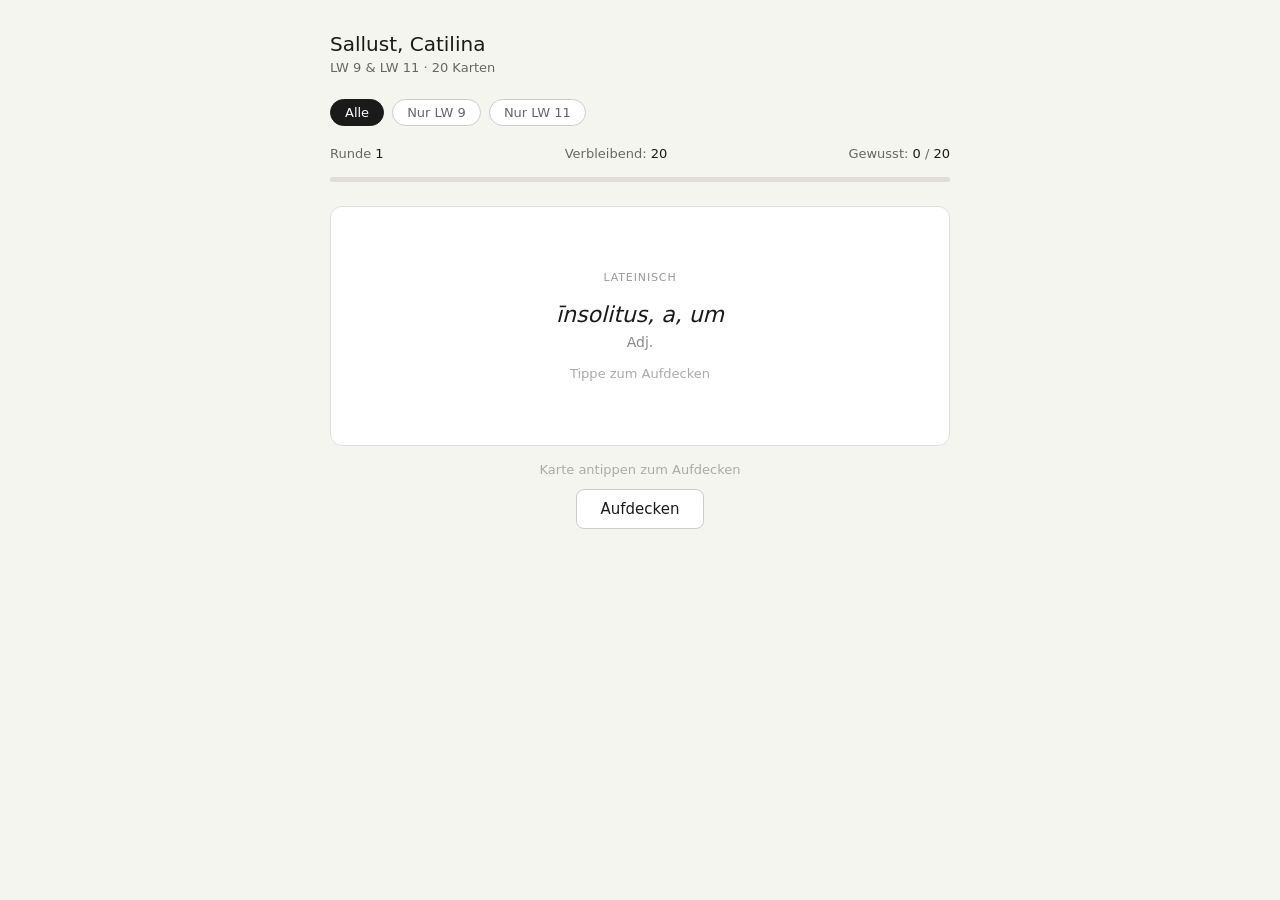
<file: O-LWS9+11/index.html>
<!DOCTYPE html>
<html lang="de">
<head>
<meta charset="UTF-8">
<meta name="viewport" content="width=device-width, initial-scale=1.0">
<title>Sallust &#8211; (LW 9 + LW 11)</title>
<style>
  :root {
    --color-bg: #f5f5f0;
    --color-bg-card: #ffffff;
    --color-bg-secondary: #f5f5f0;
    --color-text-primary: #1a1a1a;
    --color-text-secondary: #666666;
    --color-text-muted: #999999;
    --color-text-hint: #aaaaaa;
    --color-border: #dddddd;
    --color-border-light: #e0ddd6;
    --color-accent-blue: #185FA5;
    --color-accent-red: #b87470;
    --color-btn-border: #cccccc;
    --color-correct-border: #3B6D11;
    --color-correct-text: #3B6D11;
    --color-correct-bg: #EAF3DE;
    --color-wrong-border: #A32D2D;
    --color-wrong-text: #A32D2D;
    --color-wrong-bg: #FCEBEB;
    --color-score-good: #3B6D11;
    --color-score-ok: #BA7517;
    --color-score-low: #A32D2D;
    --color-hover-bg: #f0ede6;
    --radius-card: 12px;
    --radius-btn: 8px;
    --radius-badge: 4px;
    --radius-extra: 8px;
  }

  * { box-sizing: border-box; margin: 0; padding: 0; }

  body {
    font-family: system-ui, sans-serif;
    background: var(--color-bg);
    min-height: 100vh;
    display: flex;
    align-items: flex-start;
    justify-content: center;
    padding: 2rem 1rem;
    color: var(--color-text-primary);
  }

  #app { width: 100%; max-width: 620px; }

  h1 {
    font-size: 20px;
    font-weight: 500;
    margin-bottom: 0.25rem;
    color: var(--color-text-primary);
  }

  .subtitle {
    font-size: 13px;
    color: var(--color-text-secondary);
    margin-bottom: 1.5rem;
  }

  .filter-row {
    display: flex;
    gap: 8px;
    margin-bottom: 1.25rem;
    flex-wrap: wrap;
  }

  .filter-btn {
    padding: 5px 14px;
    border-radius: 99px;
    border: 1px solid var(--color-btn-border);
    background: var(--color-bg-card);
    color: var(--color-text-secondary);
    font-size: 13px;
    cursor: pointer;
    font-family: inherit;
    transition: background 0.15s, border-color 0.15s, color 0.15s;
  }

  .filter-btn.active {
    background: var(--color-text-primary);
    color: var(--color-bg-card);
    border-color: var(--color-text-primary);
  }

  .filter-btn:hover:not(.active) { background: var(--color-hover-bg); }

  .header {
    display: flex;
    justify-content: space-between;
    align-items: center;
    margin-bottom: 1rem;
    flex-wrap: wrap;
    gap: 8px;
  }

  .stat { font-size: 13px; color: var(--color-text-secondary); }
  .stat span { font-weight: 500; color: var(--color-text-primary); }

  .progress-bar {
    height: 5px;
    background: var(--color-border-light);
    border-radius: 99px;
    margin-bottom: 1.5rem;
    overflow: hidden;
  }

  .progress-fill {
    height: 100%;
    background: var(--color-accent-blue);
    border-radius: 99px;
    transition: width 0.4s ease;
  }

  .card-area { perspective: 1000px; margin-bottom: 1rem; }

  .card {
    width: 100%;
    min-height: 240px;
    position: relative;
    transform-style: preserve-3d;
    transition: transform 0.5s ease;
    cursor: pointer;
    border-radius: var(--radius-card);
  }

  .card.flipped { transform: rotateY(180deg); }

  .card-face {
    position: absolute;
    width: 100%;
    min-height: 240px;
    backface-visibility: hidden;
    -webkit-backface-visibility: hidden;
    border-radius: var(--radius-card);
    border: 1px solid var(--color-border);
    background: var(--color-bg-card);
    display: flex;
    flex-direction: column;
    align-items: center;
    justify-content: center;
    padding: 2rem;
    text-align: center;
  }

  .card-back { transform: rotateY(180deg); }

  .card-label {
    font-size: 11px;
    color: var(--color-text-muted);
    text-transform: uppercase;
    letter-spacing: 0.08em;
    margin-bottom: 1rem;
  }

  .card-term {
    font-size: 22px;
    font-weight: 500;
    color: var(--color-text-primary);
    font-style: italic;
    line-height: 1.35;
  }

  .card-meta { font-size: 14px; color: #888888; margin-top: 4px; }

  .card-hint { font-size: 13px; color: var(--color-text-hint); margin-top: 1rem; }

  .card-translation {
    font-size: 20px;
    color: var(--color-text-primary);
    line-height: 1.5;
    margin-bottom: 0.75rem;
    font-weight: 500;
  }

  .card-extra {
    font-size: 13px;
    color: var(--color-text-secondary);
    padding: 8px 14px;
    background: var(--color-bg-secondary);
    border-radius: var(--radius-extra);
    margin-top: 6px;
  }

  .card-lw-badge {
    display: inline-block;
    font-size: 11px;
    background: var(--color-accent-red);
    color: #ffffff;
    border-radius: var(--radius-badge);
    padding: 2px 8px;
    margin-bottom: 1rem;
    letter-spacing: 0.05em;
    font-style: normal;
  }

  .hint { font-size: 13px; color: var(--color-text-hint); text-align: center; margin-bottom: 0.75rem; }

  .btn-row { display: flex; gap: 10px; justify-content: center; margin-top: 0.5rem; }

  button {
    padding: 10px 24px;
    border-radius: var(--radius-btn);
    border: 1px solid var(--color-btn-border);
    background: var(--color-bg-card);
    color: var(--color-text-primary);
    font-size: 15px;
    cursor: pointer;
    font-family: inherit;
    transition: background 0.15s;
  }

  button:hover { background: var(--color-hover-bg); }

  .btn-correct { border-color: var(--color-correct-border); color: var(--color-correct-text); }
  .btn-correct:hover { background: var(--color-correct-bg); }
  .btn-wrong { border-color: var(--color-wrong-border); color: var(--color-wrong-text); }
  .btn-wrong:hover { background: var(--color-wrong-bg); }

  .result-card {
    background: var(--color-bg-card);
    border: 1px solid var(--color-border);
    border-radius: var(--radius-card);
    padding: 2.5rem;
    text-align: center;
  }

  .result-title { font-size: 20px; font-weight: 500; margin-bottom: 0.5rem; }
  .result-score { font-size: 64px; font-weight: 500; margin: 0.5rem 0; }
  .result-label { font-size: 15px; color: var(--color-text-secondary); margin-bottom: 2rem; }
  .score-good { color: var(--color-score-good); }
  .score-ok   { color: var(--color-score-ok); }
  .score-low  { color: var(--color-score-low); }

  .metrics { display: grid; grid-template-columns: 1fr 1fr; gap: 10px; margin-bottom: 2rem; }

  .metric { background: var(--color-bg-secondary); border-radius: var(--radius-btn); padding: 14px; text-align: left; }
  .metric-val { font-size: 24px; font-weight: 500; }
  .metric-lbl { font-size: 12px; color: #888888; margin-top: 2px; }
</style>
</head>
<body>
<div id="app">
  <h1>Sallust, Catilina</h1>
  <p class="subtitle">LW 9 &amp; LW 11 &middot; <span id="card-count">0</span> Karten</p>

  <div class="filter-row">
    <button class="filter-btn active" onclick="setFilter('all', this)">Alle</button>
    <button class="filter-btn" onclick="setFilter('lw9', this)">Nur LW 9</button>
    <button class="filter-btn" onclick="setFilter('lw11', this)">Nur LW 11</button>
  </div>

  <div id="learn-view">
    <div class="header">
      <div class="stat">Runde <span id="round-num">1</span></div>
      <div class="stat">Verbleibend: <span id="remaining">0</span></div>
      <div class="stat">Gewusst: <span id="known-count">0</span> / <span id="total-count">0</span></div>
    </div>
    <div class="progress-bar"><div class="progress-fill" id="progress" style="width:0%"></div></div>

    <div class="card-area">
      <div class="card" id="card" onclick="flipCard()">
        <div class="card-face card-front">
          <div class="card-label">Lateinisch</div>
          <div class="card-term" id="term"></div>
          <div class="card-meta" id="meta"></div>
          <div class="card-hint">Tippe zum Aufdecken</div>
        </div>
        <div class="card-face card-back">
          <div class="card-label">Deutsch</div>
          <div id="lw-badge"></div>
          <div class="card-translation" id="translation"></div>
          <div class="card-extra" id="extra" style="display:none"></div>
        </div>
      </div>
    </div>

    <p class="hint" id="flip-hint">Karte antippen zum Aufdecken</p>
    <div class="btn-row" id="answer-row" style="display:none">
      <button class="btn-wrong" onclick="answer(false)">&#10007; Nicht gewusst</button>
      <button class="btn-correct" onclick="answer(true)">&#10003; Gewusst</button>
    </div>
    <div class="btn-row" id="flip-row">
      <button onclick="flipCard()">Aufdecken</button>
    </div>
  </div>

  <div id="result-view" style="display:none">
    <div class="result-card">
      <div class="result-title">Geschafft! &#127881;</div>
      <div class="result-score" id="score-pct"></div>
      <div class="result-label">beim ersten Durchgang richtig</div>
      <div class="metrics">
        <div class="metric"><div class="metric-val" id="m-correct"></div><div class="metric-lbl">1. Versuch richtig</div></div>
        <div class="metric"><div class="metric-val" id="m-total"></div><div class="metric-lbl">Karten gesamt</div></div>
        <div class="metric"><div class="metric-val" id="m-rounds"></div><div class="metric-lbl">Runden gebraucht</div></div>
        <div class="metric"><div class="metric-val" id="m-wrong"></div><div class="metric-lbl">Mehrfach wiederholt</div></div>
      </div>
      <button onclick="restart()">Nochmal &#8634;</button>
    </div>
  </div>
</div>

<script>
var allCards = [
  // ── LW 9 ──────────────────────────────────────────────────────────────────
  // Kernvokabeln
  { term: "optāre", meta: "Verb", translation: "wünschen", lw: "lw9" },
  { term: "praetereā", meta: "Adv.", translation: "außerdem", lw: "lw9" },
  { term: "praemium", meta: "n", translation: "die Belohnung, der Lohn", lw: "lw9" },
  { term: "fallere, fallō, fefellī", meta: "Verb", translation: "täuschen, betrügen", lw: "lw9" },
  // Normalvokabeln
  { term: "decus, oris", meta: "n", translation: "die Ehre; die (äußere) Würde", extra: "dēdecus", lw: "lw9" },
  { term: "spolium", meta: "n", translation: "die Beute", extra: "spoliāre", lw: "lw9" },
  { term: "māgnificus, a, um", meta: "Adj.", translation: "prächtig, großartig", extra: "māgnus, facere – magnifique", lw: "lw9" },

  // ── LW 11 ─────────────────────────────────────────────────────────────────
  // Kernvokabeln
  { term: "cīvitās, ātis", meta: "f", translation: "die Gemeinde, der Staat; das Bürgerrecht", lw: "lw11" },
  { term: "laetitia", meta: "f", translation: "die Freude", lw: "lw11" },
  { term: "repente", meta: "Adv.", translation: "plötzlich, unerwartet", lw: "lw11" },
  { term: "crēdere, crēdō, crēdidī, crēditum", meta: "Verb", translation: "anvertrauen, glauben", lw: "lw11" },
  { term: "incēdere, incēdō, incessī, incessum", meta: "Verb (m. Akk.)", translation: "heranrücken, eintreten; (jdn.) befallen", lw: "lw11" },
  { term: "supplex, supplicis", meta: "Adj.", translation: "demütig bittend", lw: "lw11" },
  // Normalvokabeln
  { term: "faciēs, ēī", meta: "f", translation: "das Gesicht, das Aussehen", extra: "face – Fassade", lw: "lw11" },
  { term: "lascīvia", meta: "f", translation: "die Ausgelassenheit", extra: "lasziv", lw: "lw11" },
  { term: "festīnāre", meta: "Verb", translation: "umhereilen, ruhelos sein", lw: "lw11" },
  { term: "trepidāre", meta: "Verb", translation: "ängstlich sein", lw: "lw11" },
  { term: "īnsolitus, a, um", meta: "Adj.", translation: "ungewöhnlich", extra: "solēre", lw: "lw11" },
  { term: "rūmor, ōris", meta: "m", translation: "das Gerücht", extra: "rumour", lw: "lw11" },
  { term: "pavēre, paveō, pāvī", meta: "Verb (m. Abl.)", translation: "sich ängstigen über", lw: "lw11" }
];

var activeFilter = "all";
var cards = [];
var queue = [], firstTry = {}, known = new Set(), round = 1, flipped = false, current = null;
var total = 0;

function setFilter(f, btn) {
  activeFilter = f;
  document.querySelectorAll(".filter-btn").forEach(function(b) { b.classList.remove("active"); });
  btn.classList.add("active");
  restart();
}

function shuffle(a) {
  for (var i = a.length - 1; i > 0; i--) {
    var j = Math.floor(Math.random() * (i + 1));
    var tmp = a[i]; a[i] = a[j]; a[j] = tmp;
  }
  return a;
}

function restart() {
  if (activeFilter === "lw9") {
    cards = shuffle(allCards.filter(function(c) { return c.lw === "lw9"; }));
  } else if (activeFilter === "lw11") {
    cards = shuffle(allCards.filter(function(c) { return c.lw === "lw11"; }));
  } else {
    cards = shuffle(allCards.slice());
  }
  queue = cards.slice();
  firstTry = {};
  known = new Set();
  round = 1;
  total = cards.length;
  document.getElementById("card-count").textContent = total;
  document.getElementById("result-view").style.display = "none";
  document.getElementById("learn-view").style.display = "block";
  showNext();
}

function showNext() {
  if (queue.length === 0) { showResult(); return; }
  current = queue[0];
  flipped = false;

  var cardEl = document.getElementById("card");
  cardEl.style.transition = "none";
  cardEl.classList.remove("flipped");
  cardEl.getBoundingClientRect();
  cardEl.style.transition = "";

  document.getElementById("term").textContent = current.term;
  document.getElementById("meta").textContent = current.meta || "";

  document.getElementById("lw-badge").innerHTML = "";
  document.getElementById("translation").textContent = "";
  document.getElementById("extra").style.display = "none";
  document.getElementById("extra").textContent = "";

  document.getElementById("answer-row").style.display = "none";
  document.getElementById("flip-row").style.display = "flex";
  document.getElementById("flip-hint").style.display = "block";
  updateStats();
}

function fillBack() {
  var badge = document.getElementById("lw-badge");
  if (current.lw === "lw9") {
    badge.innerHTML = "<span class=\"card-lw-badge\">LW 9</span>";
  } else if (current.lw === "lw11") {
    badge.innerHTML = "<span class=\"card-lw-badge\">LW 11</span>";
  } else {
    badge.innerHTML = "";
  }
  document.getElementById("translation").textContent = current.translation;
  var extra = document.getElementById("extra");
  if (current.extra) {
    extra.textContent = current.extra;
    extra.style.display = "block";
  } else {
    extra.style.display = "none";
  }
}

function flipCard() {
  if (!flipped) {
    fillBack();
    document.getElementById("card").classList.add("flipped");
    flipped = true;
    document.getElementById("answer-row").style.display = "flex";
    document.getElementById("flip-row").style.display = "none";
    document.getElementById("flip-hint").style.display = "none";
  }
}

function answer(correct) {
  if (!flipped) return;
  var t = current.term;
  if (!(t in firstTry)) firstTry[t] = correct;
  queue.shift();
  if (correct) {
    known.add(t);
  } else {
    queue.push(current);
  }
  if (queue.length === 0 && known.size < total) {
    round++;
    queue = shuffle(cards.filter(function(c) { return !known.has(c.term); }));
  }
  showNext();
}

function updateStats() {
  document.getElementById("round-num").textContent = round;
  document.getElementById("remaining").textContent = queue.length;
  document.getElementById("known-count").textContent = known.size;
  document.getElementById("total-count").textContent = total;
  document.getElementById("progress").style.width = Math.round((known.size / total) * 100) + "%";
}

function showResult() {
  var firstTryVals = [];
  for (var k in firstTry) { firstTryVals.push(firstTry[k]); }
  var fc = firstTryVals.filter(Boolean).length;
  var pct = Math.round((fc / total) * 100);
  document.getElementById("learn-view").style.display = "none";
  document.getElementById("result-view").style.display = "block";
  var s = document.getElementById("score-pct");
  s.textContent = pct + "%";
  s.className = "result-score " + (pct >= 80 ? "score-good" : pct >= 50 ? "score-ok" : "score-low");
  document.getElementById("m-correct").textContent = fc;
  document.getElementById("m-total").textContent = total;
  document.getElementById("m-rounds").textContent = round;
  document.getElementById("m-wrong").textContent = firstTryVals.filter(function(v) { return !v; }).length;
}

restart();
</script>
</body>
</html>
</file>
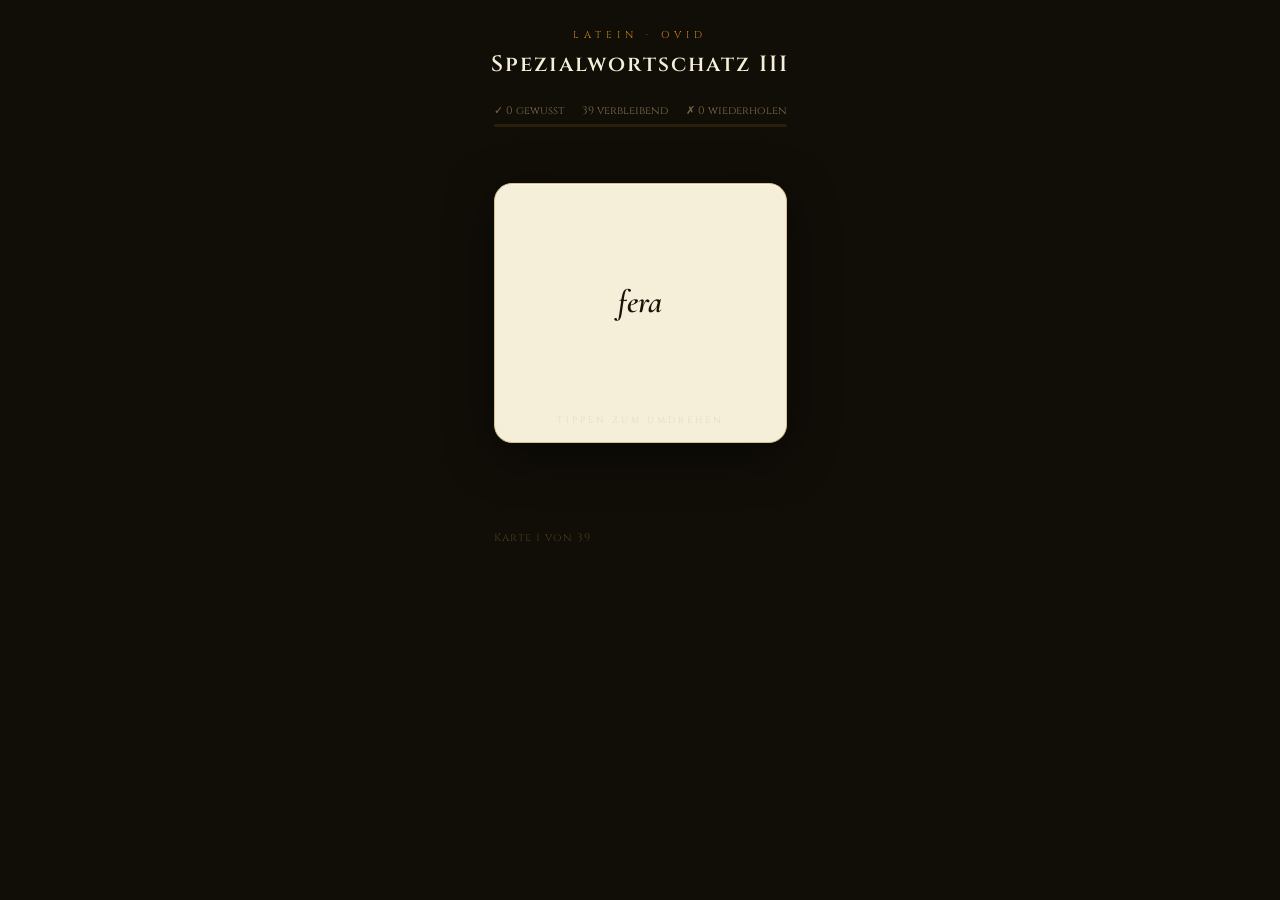
<file: O-SWS3/index.html>
<!doctype html>

<html lang="de">
  <head>
    <meta charset="UTF-8" />
    <meta
      name="viewport"
      content="width=device-width, initial-scale=1.0, maximum-scale=1.0, user-scalable=no"
    />
    <title>Ovid – Spezialwortschatz III</title>
    <link
      href="https://fonts.googleapis.com/css2?family=Cormorant+Garamond:ital,wght@0,400;0,600;1,400;1,600&family=Cinzel:wght@400;600&display=swap"
      rel="stylesheet"
    />
    <link rel="stylesheet" href="../style.css" />
  </head>
  <body>
    <header>
      <div class="subtitle">Latein · Ovid</div>
      <h1>Spezialwortschatz III</h1>
    </header>

    <div id="app"></div>

    <script>
      const ALL_CARDS = [
        // Vokabeln
        { latin: "eōdem", info: "Adv.", german: "dorthin" },
        {
          latin: "error",
          info: "errōris m",
          german: "1 Irrtum, Zweifel\n2 Irrfahrt, Irrweg",
        },
        {
          latin: "exsistere",
          info: "exsistō, exstitī",
          german: "hervorkommen",
        },
        { latin: "faciēs", info: "faciēī f", german: "Gesicht" },
        { latin: "fārī", info: "for, fātus sum", german: "sagen" },
        { latin: "faucēs", info: "faucium Pl. f", german: "Hals" },
        { latin: "favēre", info: "faveō, fāvī m. Dat.", german: "begünstigen" },
        { latin: "fax", info: "facis f", german: "Fackel" },
        { latin: "fera", info: "", german: "(wildes) Tier" },
        { latin: "fervēre", info: "ferveō", german: "brennen, glühen" },
        { latin: "figere", info: "figō, fīxī, fīxum", german: "befestigen" },
        { latin: "fīnīre", info: "fīniō, fīnīvī, fīnītum", german: "beenden" },
        { latin: "flāvus", info: "a, um", german: "gelb" },
        { latin: "fraus", info: "fraudis f", german: "Betrug" },
        { latin: "frēnum", info: "", german: "Zügel" },
        { latin: "frīgus", info: "frīgoris n", german: "Kälte" },
        { latin: "frōns", info: "frondis f", german: "Laub" },
        { latin: "frons", info: "frontis f", german: "Stirn" },
        { latin: "frūgēs", info: "frūgum Pl. f", german: "Früchte" },
        { latin: "fulmen", info: "fulminis n", german: "Blitz" },
        { latin: "gelidus", info: "a, um", german: "kalt" },
        { latin: "geminus", info: "a, um", german: "doppelt" },
        { latin: "gener", info: "generī m", german: "Schwiegersohn" },
        { latin: "genitor", info: "genitōris m", german: "Vater" },
        { latin: "genū", info: "genūs n", german: "Knie" },
        // Aus Wortgruppe Mord–Blut–Tod (die nicht schon oben vorkamen)
        { latin: "exitium", info: "", german: "Tod, Verderben" },
        { latin: "mors", info: "mortis f", german: "Tod" },
        { latin: "nex", info: "necis f", german: "gewaltsamer Tod" },
        { latin: "cruor", info: "cruōris m", german: "Blut" },
        { latin: "sanguis", info: "sanguinis m", german: "Blut" },
        { latin: "sepulcrum", info: "", german: "Grabmal" },
        { latin: "tumulus", info: "", german: "(Grab-)Hügel" },
        // Wendungen
        {
          latin: "Oscula in os puellae figit",
          info: "Wendung",
          german: "Er drückt Küsse auf den Mund der Freundin.",
        },
        {
          latin: "Stellae sub aethere fixae sunt",
          info: "Wendung",
          german: "Die Sterne haften am Himmel.",
        },
        {
          latin: "Ensis in pectore fixus est",
          info: "Wendung",
          german: "Das Schwert steckt in der Brust.",
        },
        {
          latin: "proles gemina / alae geminae",
          info: "Wendung",
          german: "Zwillingspaar / Flügelpaar, beide Flügel",
        },
        {
          latin: "re-sistere",
          info: "Wendung",
          german: "stehen bleiben, Widerstand leisten",
        },
        {
          latin: "con-sistere",
          info: "Wendung",
          german: "Halt machen, sich aufstellen",
        },
        { latin: "ex-sistere", info: "Wendung", german: "hervorkommen" },
      ];

      function shuffle(arr) {
        const a = [...arr];
        for (let i = a.length - 1; i > 0; i--) {
          const j = Math.floor(Math.random() * (i + 1));
          [a[i], a[j]] = [a[j], a[i]];
        }
        return a;
      }

      let deck = [],
        repeatPool = [],
        knownSet = new Set(),
        pos = 0,
        flipped = false,
        round = 1;

      function init() {
        deck = shuffle(ALL_CARDS.map((_, i) => i));
        repeatPool = [];
        knownSet = new Set();
        pos = 0;
        flipped = false;
        round = 1;
        render();
      }

      function render() {
        const app = document.getElementById("app");

        if (knownSet.size === ALL_CARDS.length) {
          app.innerHTML = `
      <div class="done">
        <div class="done-emoji">🏛️</div>
        <h2>Alle gewusst!</h2>
        <p>Alle ${ALL_CARDS.length} Karten gemeistert.</p>
        <button class="btn-reset" onclick="init()">Neu starten</button>
      </div>`;
          return;
        }

        if (pos >= deck.length) {
          deck = shuffle(repeatPool);
          repeatPool = [];
          pos = 0;
          round++;
          flipped = false;
        }

        const card = ALL_CARDS[deck[pos]];
        const isWendung = card.info === "Wendung";
        const progress = Math.round((knownSet.size / ALL_CARDS.length) * 100);
        const totalLeft = deck.length - pos + repeatPool.length;

        app.innerHTML = `
    <div class="progress-wrap">
      <div class="progress-labels">
        <span>✓ ${knownSet.size} gewusst</span>
        <span>${totalLeft} verbleibend</span>
        <span>✗ ${repeatPool.length} wiederholen</span>
      </div>
      <div class="progress-bar-bg">
        <div class="progress-bar" style="width:${progress}%"></div>
      </div>
    </div>

    <div class="round-badge">${round > 1 ? `Wiederholung · Runde ${round}` : "&nbsp;"}</div>

    <div class="scene" id="scene">
      <div class="card" id="card">
        <div class="card-face card-front">
          ${isWendung ? '<div class="tag">Wendung</div>' : ""}
          <div class="latin-word">${card.latin}</div>
          ${card.info && !isWendung ? `<div class="grammar-info">${card.info}</div>` : ""}
          <div class="tap-hint" id="tap-hint">Tippen zum Umdrehen</div>
        </div>
        <div class="card-face card-back">
          <div class="back-latin">${card.latin}</div>
          <div class="german-word">${card.german.replace(/\n/g, "<br>")}</div>
        </div>
      </div>
    </div>

    <div class="button-row">
      <button class="btn btn-nochmal" id="btn-n">✗ Nochmal</button>
      <button class="btn btn-gewusst" id="btn-g">✓ Gewusst</button>
    </div>

    <div class="counter" id="counter">Karte ${pos + 1} von ${deck.length}</div>
  `;

        document.getElementById("scene").addEventListener("click", flipCard);
        document.getElementById("btn-n").addEventListener("click", (e) => {
          e.stopPropagation();
          answer(false);
        });
        document.getElementById("btn-g").addEventListener("click", (e) => {
          e.stopPropagation();
          answer(true);
        });
      }

      function flipCard() {
        if (flipped) return;
        flipped = true;
        document.getElementById("card").classList.add("flipped");
        document.getElementById("btn-n").classList.add("visible");
        document.getElementById("btn-g").classList.add("visible");
        const hint = document.getElementById("tap-hint");
        if (hint) hint.style.opacity = "0";
      }

      function answer(correct) {
        if (correct) knownSet.add(deck[pos]);
        else repeatPool.push(deck[pos]);
        pos++;
        flipped = false;
        render();
      }

      init();
    </script>
  </body>
</html>
</file>
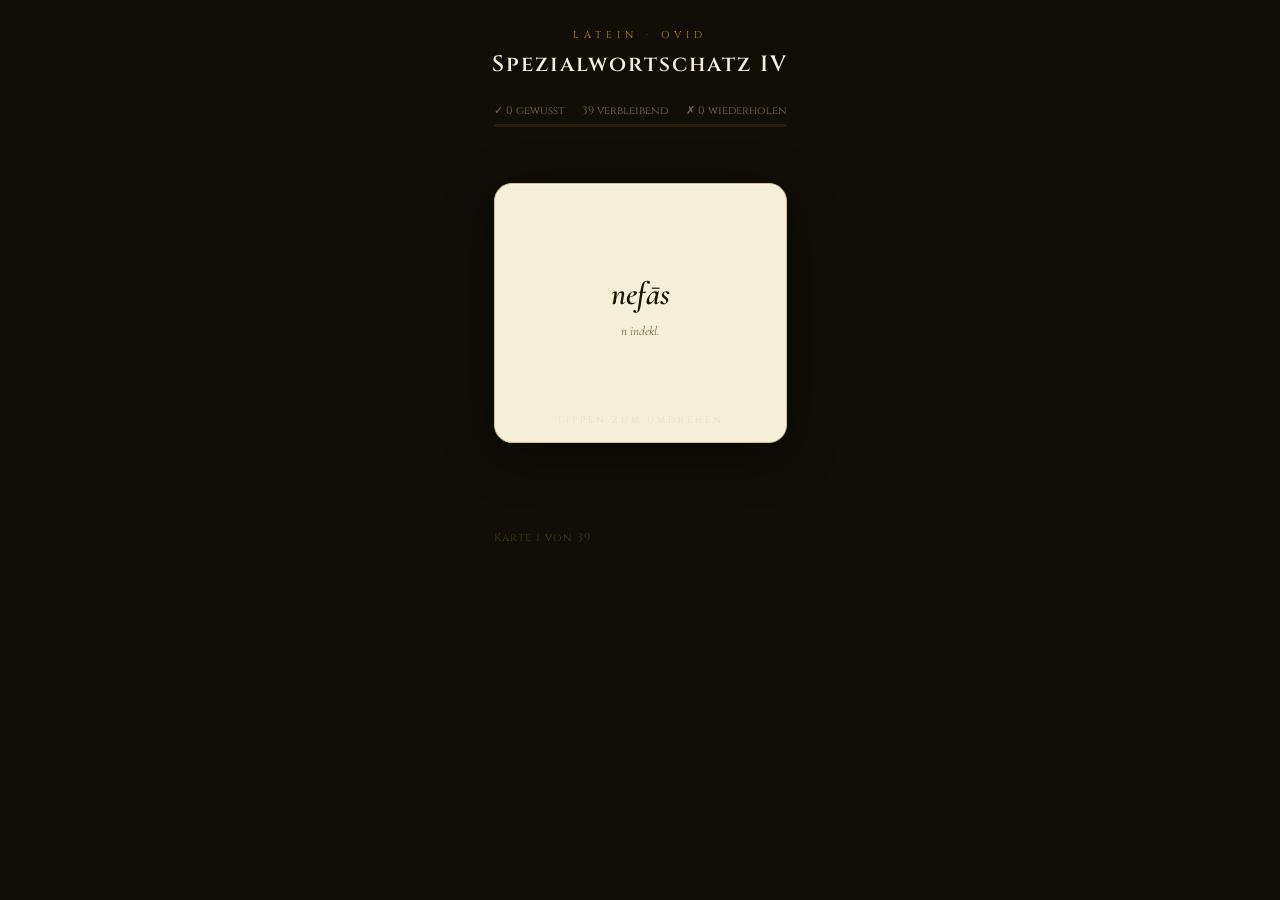
<file: O-SWS4/index.html>
<!doctype html>

<html lang="de">
  <head>
    <meta charset="UTF-8" />
    <meta
      name="viewport"
      content="width=device-width, initial-scale=1.0, maximum-scale=1.0, user-scalable=no"
    />
    <title>Ovid – Spezialwortschatz IV</title>
    <link
      href="https://fonts.googleapis.com/css2?family=Cormorant+Garamond:ital,wght@0,400;0,600;1,400;1,600&family=Cinzel:wght@400;600&display=swap"
      rel="stylesheet"
    />
    <link rel="stylesheet" href="../style.css" />
  </head>
  <body>
    <header>
      <div class="subtitle">Latein · Ovid</div>
      <h1>Spezialwortschatz IV</h1>
    </header>

    <div id="app"></div>

    <script>
      const ALL_CARDS = [
        {
          latin: "gignere",
          info: "gignō, genuī, genitum",
          german: "erzeugen, gebären",
        },
        { latin: "hērēs", info: "hērēdis m", german: "Erbe" },
        { latin: "heu", info: "", german: "ach" },
        { latin: "immēnsus", info: "a, um", german: "unendlich, unermesslich" },
        { latin: "imminēre", info: "immineō", german: "drohen" },
        { latin: "immōtus", info: "a, um", german: "unbewegt" },
        {
          latin: "incumbere",
          info: "incubō, incubuī m. Dat.",
          german: "sich stürzen auf/in",
        },
        { latin: "inhibēre", info: "inhibeō", german: "hindern" },
        { latin: "interdum", info: "Adv.", german: "manchmal" },
        { latin: "laniāre", info: "laniō", german: "zerfleischen, zerreißen" },
        { latin: "levāre", info: "levō", german: "erleichtern" },
        { latin: "licet", info: "Subj.", german: "wenn auch" },
        { latin: "līmes", info: "līmitis m", german: "Bahn, Weg" },
        { latin: "lūna", info: "", german: "Mond" },
        { latin: "māteria", info: "", german: "Nahrung, Stoff" },
        { latin: "merēre", info: "mereō", german: "verdienen" },
        { latin: "mītis", info: "e", german: "mild" },
        { latin: "mōlēs", info: "mōlis f", german: "1 Mole\n2 Gewalt" },
        { latin: "murmur", info: "murmuris n", german: "Flüstern, Murmeln" },
        { latin: "nāta", info: "", german: "Tochter" },
        { latin: "nefās", info: "n indekl.", german: "Unrecht (gegen Götter)" },
        { latin: "nēquīquam", info: "Adv.", german: "vergeblich" },
        { latin: "niger", info: "nigra, nigrum", german: "schwarz" },
        { latin: "nitidus", info: "a, um", german: "glänzend" },
        { latin: "novem", info: "", german: "neun" },
        { latin: "aether", info: "", german: "Himmelsraum" },
        { latin: "astrum", info: "", german: "Stern" },
        { latin: "stella", info: "", german: "Stern" },
        { latin: "sol", info: "", german: "Sonne" },
        { latin: "nubes", info: "", german: "Wolke" },
        { latin: "aër", info: "", german: "Luft" },
        { latin: "aura", info: "", german: "Gunst, Luft" },
        { latin: "spatium", info: "", german: "Raum, Strecke, Zeitraum" },
        { latin: "polus", info: "", german: "Pol" },
        { latin: "tellus", info: "", german: "Erde" },
        { latin: "ignarus", info: "", german: "ohne Kenntnis, unwissend" },
        { latin: "infelix", info: "", german: "unglücklich" },
        { latin: "quamquam", info: "Konj.", german: "obwohl; freilich" },
        {
          latin: "cum",
          info: "Konj.",
          german: "als; nachdem; weil;\nobwohl; während",
        },
      ];

      function shuffle(arr) {
        const a = [...arr];
        for (let i = a.length - 1; i > 0; i--) {
          const j = Math.floor(Math.random() * (i + 1));
          [a[i], a[j]] = [a[j], a[i]];
        }
        return a;
      }

      let deck = [],
        repeatPool = [],
        knownSet = new Set(),
        pos = 0,
        flipped = false,
        round = 1;

      function init() {
        deck = shuffle(ALL_CARDS.map((_, i) => i));
        repeatPool = [];
        knownSet = new Set();
        pos = 0;
        flipped = false;
        round = 1;
        render();
      }

      function render() {
        const app = document.getElementById("app");

        if (knownSet.size === ALL_CARDS.length) {
          app.innerHTML = `
      <div class="done">
        <div class="done-emoji">🏛️</div>
        <h2>Alle gewusst!</h2>
        <p>Alle ${ALL_CARDS.length} Karten gemeistert.</p>
        <button class="btn-reset" onclick="init()">Neu starten</button>
      </div>`;
          return;
        }

        if (pos >= deck.length) {
          deck = shuffle(repeatPool);
          repeatPool = [];
          pos = 0;
          round++;
          flipped = false;
        }

        const card = ALL_CARDS[deck[pos]];
        const isWendung = card.info === "Wendung";
        const progress = Math.round((knownSet.size / ALL_CARDS.length) * 100);
        const totalLeft = deck.length - pos + repeatPool.length;

        app.innerHTML = `
    <div class="progress-wrap">
      <div class="progress-labels">
        <span>✓ ${knownSet.size} gewusst</span>
        <span>${totalLeft} verbleibend</span>
        <span>✗ ${repeatPool.length} wiederholen</span>
      </div>
      <div class="progress-bar-bg">
        <div class="progress-bar" style="width:${progress}%"></div>
      </div>
    </div>

    <div class="round-badge">${round > 1 ? `Wiederholung · Runde ${round}` : "&nbsp;"}</div>

    <div class="scene" id="scene">
      <div class="card" id="card">
        <div class="card-face card-front">
          ${isWendung ? '<div class="tag">Wendung</div>' : ""}
          <div class="latin-word">${card.latin}</div>
          ${card.info && !isWendung ? `<div class="grammar-info">${card.info}</div>` : ""}
          <div class="tap-hint" id="tap-hint">Tippen zum Umdrehen</div>
        </div>
        <div class="card-face card-back">
          <div class="back-latin">${card.latin}</div>
          <div class="german-word">${card.german.replace(/\n/g, "<br>")}</div>
        </div>
      </div>
    </div>

    <div class="button-row">
      <button class="btn btn-nochmal" id="btn-n">✗ Nochmal</button>
      <button class="btn btn-gewusst" id="btn-g">✓ Gewusst</button>
    </div>

    <div class="counter" id="counter">Karte ${pos + 1} von ${deck.length}</div>
  `;

        document.getElementById("scene").addEventListener("click", flipCard);
        document.getElementById("btn-n").addEventListener("click", (e) => {
          e.stopPropagation();
          answer(false);
        });
        document.getElementById("btn-g").addEventListener("click", (e) => {
          e.stopPropagation();
          answer(true);
        });
      }

      function flipCard() {
        if (flipped) return;
        flipped = true;
        document.getElementById("card").classList.add("flipped");
        document.getElementById("btn-n").classList.add("visible");
        document.getElementById("btn-g").classList.add("visible");
        const hint = document.getElementById("tap-hint");
        if (hint) hint.style.opacity = "0";
      }

      function answer(correct) {
        if (correct) knownSet.add(deck[pos]);
        else repeatPool.push(deck[pos]);
        pos++;
        flipped = false;
        render();
      }

      init();
    </script>
  </body>
</html>
</file>
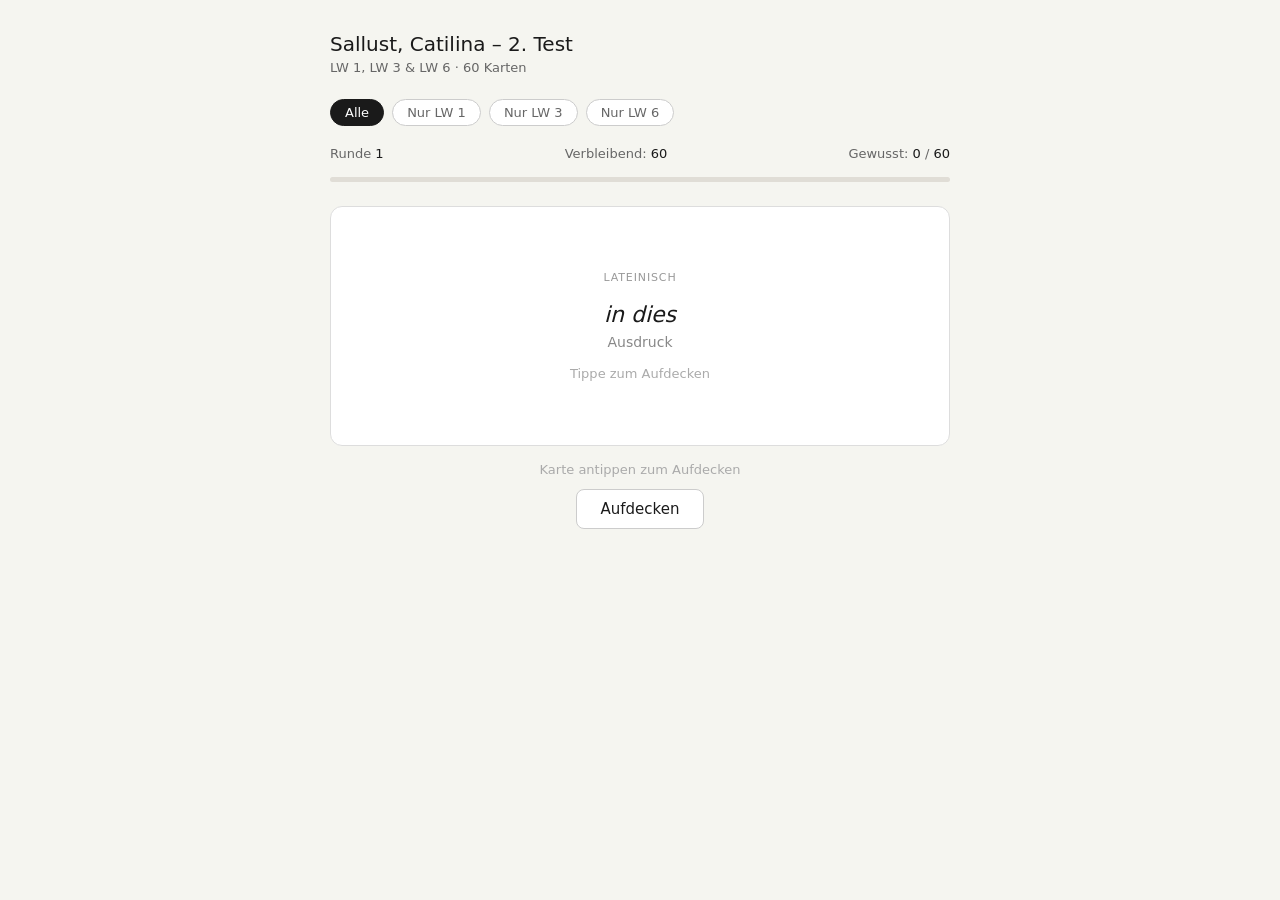
<file: T-2/index.html>
<!DOCTYPE html>
<html lang="de">
<head>
<meta charset="UTF-8">
<meta name="viewport" content="width=device-width, initial-scale=1.0">
<title>Sallust &#8211; 2. Test (LW 1 + LW 3 + LW 6)</title>
<style>
  :root {
    --color-bg: #f5f5f0;
    --color-bg-card: #ffffff;
    --color-bg-secondary: #f5f5f0;
    --color-text-primary: #1a1a1a;
    --color-text-secondary: #666666;
    --color-text-muted: #999999;
    --color-text-hint: #aaaaaa;
    --color-border: #dddddd;
    --color-border-light: #e0ddd6;
    --color-accent-blue: #185FA5;
    --color-accent-red: #b87470;
    --color-btn-border: #cccccc;
    --color-correct-border: #3B6D11;
    --color-correct-text: #3B6D11;
    --color-correct-bg: #EAF3DE;
    --color-wrong-border: #A32D2D;
    --color-wrong-text: #A32D2D;
    --color-wrong-bg: #FCEBEB;
    --color-score-good: #3B6D11;
    --color-score-ok: #BA7517;
    --color-score-low: #A32D2D;
    --color-hover-bg: #f0ede6;
    --radius-card: 12px;
    --radius-btn: 8px;
    --radius-badge: 4px;
    --radius-extra: 8px;
  }

  * { box-sizing: border-box; margin: 0; padding: 0; }

  body {
    font-family: system-ui, sans-serif;
    background: var(--color-bg);
    min-height: 100vh;
    display: flex;
    align-items: flex-start;
    justify-content: center;
    padding: 2rem 1rem;
    color: var(--color-text-primary);
  }

  #app { width: 100%; max-width: 620px; }

  h1 {
    font-size: 20px;
    font-weight: 500;
    margin-bottom: 0.25rem;
    color: var(--color-text-primary);
  }

  .subtitle {
    font-size: 13px;
    color: var(--color-text-secondary);
    margin-bottom: 1.5rem;
  }

  .filter-row {
    display: flex;
    gap: 8px;
    margin-bottom: 1.25rem;
    flex-wrap: wrap;
  }

  .filter-btn {
    padding: 5px 14px;
    border-radius: 99px;
    border: 1px solid var(--color-btn-border);
    background: var(--color-bg-card);
    color: var(--color-text-secondary);
    font-size: 13px;
    cursor: pointer;
    font-family: inherit;
    transition: background 0.15s, border-color 0.15s, color 0.15s;
  }

  .filter-btn.active {
    background: var(--color-text-primary);
    color: var(--color-bg-card);
    border-color: var(--color-text-primary);
  }

  .filter-btn:hover:not(.active) { background: var(--color-hover-bg); }

  .header {
    display: flex;
    justify-content: space-between;
    align-items: center;
    margin-bottom: 1rem;
    flex-wrap: wrap;
    gap: 8px;
  }

  .stat { font-size: 13px; color: var(--color-text-secondary); }
  .stat span { font-weight: 500; color: var(--color-text-primary); }

  .progress-bar {
    height: 5px;
    background: var(--color-border-light);
    border-radius: 99px;
    margin-bottom: 1.5rem;
    overflow: hidden;
  }

  .progress-fill {
    height: 100%;
    background: var(--color-accent-blue);
    border-radius: 99px;
    transition: width 0.4s ease;
  }

  .card-area { perspective: 1000px; margin-bottom: 1rem; }

  .card {
    width: 100%;
    min-height: 240px;
    position: relative;
    transform-style: preserve-3d;
    transition: transform 0.5s ease;
    cursor: pointer;
    border-radius: var(--radius-card);
  }

  .card.flipped { transform: rotateY(180deg); }

  .card-face {
    position: absolute;
    width: 100%;
    min-height: 240px;
    backface-visibility: hidden;
    -webkit-backface-visibility: hidden;
    border-radius: var(--radius-card);
    border: 1px solid var(--color-border);
    background: var(--color-bg-card);
    display: flex;
    flex-direction: column;
    align-items: center;
    justify-content: center;
    padding: 2rem;
    text-align: center;
  }

  .card-back { transform: rotateY(180deg); }

  .card-label {
    font-size: 11px;
    color: var(--color-text-muted);
    text-transform: uppercase;
    letter-spacing: 0.08em;
    margin-bottom: 1rem;
  }

  .card-term {
    font-size: 22px;
    font-weight: 500;
    color: var(--color-text-primary);
    font-style: italic;
    line-height: 1.35;
  }

  .card-meta { font-size: 14px; color: #888888; margin-top: 4px; }

  .card-hint { font-size: 13px; color: var(--color-text-hint); margin-top: 1rem; }

  .card-translation {
    font-size: 20px;
    color: var(--color-text-primary);
    line-height: 1.5;
    margin-bottom: 0.75rem;
    font-weight: 500;
  }

  .card-extra {
    font-size: 13px;
    color: var(--color-text-secondary);
    padding: 8px 14px;
    background: var(--color-bg-secondary);
    border-radius: var(--radius-extra);
    margin-top: 6px;
  }

  .card-lw-badge {
    display: inline-block;
    font-size: 11px;
    background: var(--color-accent-red);
    color: #ffffff;
    border-radius: var(--radius-badge);
    padding: 2px 8px;
    margin-bottom: 1rem;
    letter-spacing: 0.05em;
    font-style: normal;
  }

  .hint { font-size: 13px; color: var(--color-text-hint); text-align: center; margin-bottom: 0.75rem; }

  .btn-row { display: flex; gap: 10px; justify-content: center; margin-top: 0.5rem; }

  button {
    padding: 10px 24px;
    border-radius: var(--radius-btn);
    border: 1px solid var(--color-btn-border);
    background: var(--color-bg-card);
    color: var(--color-text-primary);
    font-size: 15px;
    cursor: pointer;
    font-family: inherit;
    transition: background 0.15s;
  }

  button:hover { background: var(--color-hover-bg); }

  .btn-correct { border-color: var(--color-correct-border); color: var(--color-correct-text); }
  .btn-correct:hover { background: var(--color-correct-bg); }
  .btn-wrong { border-color: var(--color-wrong-border); color: var(--color-wrong-text); }
  .btn-wrong:hover { background: var(--color-wrong-bg); }

  .result-card {
    background: var(--color-bg-card);
    border: 1px solid var(--color-border);
    border-radius: var(--radius-card);
    padding: 2.5rem;
    text-align: center;
  }

  .result-title { font-size: 20px; font-weight: 500; margin-bottom: 0.5rem; }
  .result-score { font-size: 64px; font-weight: 500; margin: 0.5rem 0; }
  .result-label { font-size: 15px; color: var(--color-text-secondary); margin-bottom: 2rem; }
  .score-good { color: var(--color-score-good); }
  .score-ok   { color: var(--color-score-ok); }
  .score-low  { color: var(--color-score-low); }

  .metrics { display: grid; grid-template-columns: 1fr 1fr; gap: 10px; margin-bottom: 2rem; }

  .metric { background: var(--color-bg-secondary); border-radius: var(--radius-btn); padding: 14px; text-align: left; }
  .metric-val { font-size: 24px; font-weight: 500; }
  .metric-lbl { font-size: 12px; color: #888888; margin-top: 2px; }
</style>
</head>
<body>
<div id="app">
  <h1>Sallust, Catilina &#8211; 2. Test</h1>
  <p class="subtitle">LW 1, LW 3 &amp; LW 6 &middot; <span id="card-count">0</span> Karten</p>

  <div class="filter-row">
    <button class="filter-btn active" onclick="setFilter('all', this)">Alle</button>
    <button class="filter-btn" onclick="setFilter('lw1', this)">Nur LW 1</button>
    <button class="filter-btn" onclick="setFilter('lw3', this)">Nur LW 3</button>
    <button class="filter-btn" onclick="setFilter('lw6', this)">Nur LW 6</button>
  </div>

  <div id="learn-view">
    <div class="header">
      <div class="stat">Runde <span id="round-num">1</span></div>
      <div class="stat">Verbleibend: <span id="remaining">0</span></div>
      <div class="stat">Gewusst: <span id="known-count">0</span> / <span id="total-count">0</span></div>
    </div>
    <div class="progress-bar"><div class="progress-fill" id="progress" style="width:0%"></div></div>

    <div class="card-area">
      <div class="card" id="card" onclick="flipCard()">
        <div class="card-face card-front">
          <div class="card-label">Lateinisch</div>
          <div class="card-term" id="term"></div>
          <div class="card-meta" id="meta"></div>
          <div class="card-hint">Tippe zum Aufdecken</div>
        </div>
        <div class="card-face card-back">
          <div class="card-label">Deutsch</div>
          <div id="lw-badge"></div>
          <div class="card-translation" id="translation"></div>
          <div class="card-extra" id="extra" style="display:none"></div>
        </div>
      </div>
    </div>

    <p class="hint" id="flip-hint">Karte antippen zum Aufdecken</p>
    <div class="btn-row" id="answer-row" style="display:none">
      <button class="btn-wrong" onclick="answer(false)">&#10007; Nicht gewusst</button>
      <button class="btn-correct" onclick="answer(true)">&#10003; Gewusst</button>
    </div>
    <div class="btn-row" id="flip-row">
      <button onclick="flipCard()">Aufdecken</button>
    </div>
  </div>

  <div id="result-view" style="display:none">
    <div class="result-card">
      <div class="result-title">Geschafft! &#127881;</div>
      <div class="result-score" id="score-pct"></div>
      <div class="result-label">beim ersten Durchgang richtig</div>
      <div class="metrics">
        <div class="metric"><div class="metric-val" id="m-correct"></div><div class="metric-lbl">1. Versuch richtig</div></div>
        <div class="metric"><div class="metric-val" id="m-total"></div><div class="metric-lbl">Karten gesamt</div></div>
        <div class="metric"><div class="metric-val" id="m-rounds"></div><div class="metric-lbl">Runden gebraucht</div></div>
        <div class="metric"><div class="metric-val" id="m-wrong"></div><div class="metric-lbl">Mehrfach wiederholt</div></div>
      </div>
      <button onclick="restart()">Nochmal &#8634;</button>
    </div>
  </div>
</div>

<script>
var allCards = [
  // LW 1
  { term: "pax, pacis", meta: "f", translation: "der Frieden", lw: "lw1" },
  { term: "tametsi", meta: "Konj.", translation: "obwohl", lw: "lw1" },
  { term: "gloria", meta: "f", translation: "der Ruhm, die Ehre", lw: "lw1" },
  { term: "res gestae", meta: "f Pl.", translation: "die Taten", lw: "lw1" },
  { term: "invidia", meta: "f", translation: "der Neid", lw: "lw1" },
  { term: "aequus, a, um", meta: "Adj.", translation: "eben, gerecht, gleich", lw: "lw1" },
  { term: "adversus, a, um", meta: "Adj.", translation: "entgegengesetzt, feindlich", lw: "lw1" },
  { term: "audacia", meta: "f", translation: "die Frechheit, die K\u00fchnheit", lw: "lw1" },
  { term: "avaritia", meta: "f", translation: "die Habgier, der Geiz", lw: "lw1" },
  { term: "arduus, a, um", meta: "Adj.", translation: "schwer; steil" },
  { term: "dehinc", meta: "Adv.", translation: "hierauf" },
  { term: "abstinentia", meta: "f", translation: "die Uneigenn\u00fctzigkeit; die Enthaltsamkeit", extra: "Abstinenz" },
  { term: "vigere", meta: "Verb", translation: "(vor)herrschen; stark sein" },
  { term: "imbecillus, a, um", meta: "Adj.", translation: "schwach, anf\u00e4llig" },
  { term: "ambitio, onis", meta: "f", translation: "der Ehrgeiz", extra: "Ambition" },
  { term: "cupido, inis", meta: "f", translation: "die Begierde; die Gier", extra: "cupidus, cupere" },
  { term: "vexare", meta: "Verb", translation: "qu\u00e4len, heimsuchen" },

  // LW 3
  { term: "ingenium", meta: "n", translation: "die Begabung, das Talent", lw: "lw3" },
  { term: "caedes, is", meta: "f", translation: "das Blutbad, der Mord", lw: "lw3" },
  { term: "gratus, a, um", meta: "Adj.", translation: "dankbar, willkommen, beliebt", lw: "lw3" },
  { term: "vastus, a, um", meta: "Adj.", translation: "riesig; \u00f6de, verw\u00fcstet", lw: "lw3" },
  { term: "nimis", meta: "Adv.", translation: "(all)zu, (all)zu sehr", lw: "lw3" },
  { term: "altus, a, um", meta: "Adj.", translation: "hoch, tief", lw: "lw3" },
  { term: "inopia", meta: "f", translation: "der Mangel, die Not", lw: "lw3" },
  { term: "adulescentia", meta: "f", translation: "die Jugendzeit", extra: "adulescens | it. adolescenza" },
  { term: "discordia", meta: "f", translation: "die Uneinigkeit, die Spaltung", extra: "cor" },
  { term: "civilis, e", meta: "Adj.", translation: "b\u00fcrgerlich", extra: "civis | zivil" },
  { term: "patiens, ntis", meta: "Adj. (m. Gen.)", translation: "f\u00e4hig, etw. zu ertragen", extra: "pati | Patient, Passiv" },
  { term: "eloquentia", meta: "f", translation: "die Redekunst", extra: "loqui | eloquent" },
  { term: "sapientia", meta: "f", translation: "die Klugheit, die Weisheit", extra: "sapere" },
  { term: "dominatio, onis", meta: "f", translation: "die Gewaltherrschaft", extra: "dominus, domina | dominant" },
  { term: "invadere, invado, invasi, invasum", meta: "Verb", translation: "eindringen, angreifen", extra: "Invasion" },
  { term: "in dies", meta: "Ausdruck", translation: "von Tag zu Tag" },
  { term: "ferox, ocis", meta: "Adj.", translation: "wild, ungst\u00fcm", extra: "ferus" },
  { term: "res familiaris", meta: "f", translation: "das Verm\u00f6gen", extra: "familia, familiaris" },
  { term: "conscientia", meta: "f", translation: "das (Schuld-)Bewusstsein", extra: "scire | conscious" },
  { term: "incitare", meta: "Verb", translation: "antreiben, anfeuern" },
  { term: "luxuria", meta: "f", translation: "die Genusssucht, der \u00dcberfluss", extra: "Luxus | luxury" },

  // LW 6
  { term: "corrumpere, corrumpo, corrupi, corruptum", meta: "Verb", translation: "bestechen, verderben", lw: "lw6" },
  { term: "flagitium", meta: "n", translation: "die Gemeinheit, die Schandtat", lw: "lw6" },
  { term: "facinus, oris", meta: "n", translation: "die Handlung, die Untat", lw: "lw6" },
  { term: "bonum", meta: "n", translation: "das Gut, das Gute", lw: "lw6" },
  { term: "aes alienum, aeris alieni", meta: "n", translation: "die Schulden", lw: "lw6" },
  { term: "iudicium", meta: "n", translation: "das Gericht, das Urteil", lw: "lw6" },
  { term: "sanguis, inis", meta: "m", translation: "das Blut", lw: "lw6" },
  { term: "postremo", meta: "Adv.", translation: "kurz (gesagt); schlie\u00dflich", lw: "lw6" },
  { term: "familiaris, e", meta: "Adj. / Subst.", translation: "freundschaftlich, vertraut; der Freund", lw: "lw6" },
  { term: "adulter, adulteri", meta: "m", translation: "der Ehebrecher" },
  { term: "venter, ventris", meta: "m", translation: "der Bauch", extra: "it. ventre | fr. ventre" },
  { term: "penis, is", meta: "m", translation: "der Penis" },
  { term: "redimere, redimo, redemi, redemptum", meta: "Verb", translation: "freikaufen, loskaufen (von etw.)", extra: "emere" },
  { term: "convincere, convinco, convici, convictum", meta: "Verb", translation: "(gerichtlich) \u00fcberf\u00fchren", extra: "vincere" },
  { term: "egestas, atis", meta: "f", translation: "die Armut; die Not" },
  { term: "vacuus, a, um", meta: "Adj.", translation: "leer, frei", extra: "Vakuum | vacant" },
  { term: "incidere, incido, incidi", meta: "Verb", translation: "in etw. geraten; vorfallen, sich zutragen", extra: "in, cadere | Inzidenz" },
  { term: "co(t)tidianus, a, um", meta: "Adj.", translation: "t\u00e4glich", extra: "dies" },
  { term: "familiaritas, atis", meta: "f", translation: "die Freundschaft", extra: "familiaris" },
  { term: "modestia", meta: "f", translation: "die M\u00e4\u00dfigung, die Bescheidenheit", extra: "modus" },
  { term: "fidus, a, um", meta: "Adj.", translation: "treu, zuverl\u00e4ssig", extra: "fides" },
  { term: "pudicitia", meta: "f", translation: "die Sittsamkeit, die Keuschheit", extra: "pudor" }
];

var activeFilter = "all";
var cards = [];
var queue = [], firstTry = {}, known = new Set(), round = 1, flipped = false, current = null;
var total = 0;

function setFilter(f, btn) {
  activeFilter = f;
  document.querySelectorAll(".filter-btn").forEach(function(b) { b.classList.remove("active"); });
  btn.classList.add("active");
  restart();
}

function shuffle(a) {
  for (var i = a.length - 1; i > 0; i--) {
    var j = Math.floor(Math.random() * (i + 1));
    var tmp = a[i]; a[i] = a[j]; a[j] = tmp;
  }
  return a;
}

function restart() {
  if (activeFilter === "lw1") {
    cards = shuffle(allCards.filter(function(c) { return c.lw === "lw1" || (!c.lw && allCards.indexOf(c) < 17); }));
  } else if (activeFilter === "lw3") {
    cards = shuffle(allCards.filter(function(c) { return c.lw === "lw3" || (!c.lw && allCards.indexOf(c) >= 17 && allCards.indexOf(c) < 38); }));
  } else if (activeFilter === "lw6") {
    cards = shuffle(allCards.filter(function(c) { return c.lw === "lw6" || (!c.lw && allCards.indexOf(c) >= 38); }));
  } else {
    cards = shuffle(allCards.slice());
  }
  queue = cards.slice();
  firstTry = {};
  known = new Set();
  round = 1;
  total = cards.length;
  document.getElementById("card-count").textContent = total;
  document.getElementById("result-view").style.display = "none";
  document.getElementById("learn-view").style.display = "block";
  showNext();
}

function showNext() {
  if (queue.length === 0) { showResult(); return; }
  current = queue[0];
  flipped = false;

  // Reset card to front WITHOUT animation (remove transition temporarily)
  var cardEl = document.getElementById("card");
  cardEl.style.transition = "none";
  cardEl.classList.remove("flipped");
  // Force reflow so the instant reset takes effect before re-enabling transition
  cardEl.getBoundingClientRect();
  cardEl.style.transition = "";

  // Fill front
  document.getElementById("term").textContent = current.term;
  document.getElementById("meta").textContent = current.meta || "";

  // Clear back so solution is never visible through the card before flipping
  document.getElementById("lw-badge").innerHTML = "";
  document.getElementById("translation").textContent = "";
  document.getElementById("extra").style.display = "none";
  document.getElementById("extra").textContent = "";

  document.getElementById("answer-row").style.display = "none";
  document.getElementById("flip-row").style.display = "flex";
  document.getElementById("flip-hint").style.display = "block";
  updateStats();
}

function fillBack() {
  var badge = document.getElementById("lw-badge");
  if (current.lw === "lw1") {
    badge.innerHTML = "<span class=\"card-lw-badge\">LW 1</span>";
  } else if (current.lw === "lw3") {
    badge.innerHTML = "<span class=\"card-lw-badge\">LW 3</span>";
  } else if (current.lw === "lw6") {
    badge.innerHTML = "<span class=\"card-lw-badge\">LW 6</span>";
  } else {
    badge.innerHTML = "";
  }
  document.getElementById("translation").textContent = current.translation;
  var extra = document.getElementById("extra");
  if (current.extra) {
    extra.textContent = current.extra;
    extra.style.display = "block";
  } else {
    extra.style.display = "none";
  }
}

function flipCard() {
  if (!flipped) {
    fillBack();
    document.getElementById("card").classList.add("flipped");
    flipped = true;
    document.getElementById("answer-row").style.display = "flex";
    document.getElementById("flip-row").style.display = "none";
    document.getElementById("flip-hint").style.display = "none";
  }
}

function answer(correct) {
  if (!flipped) return;
  var t = current.term;
  if (!(t in firstTry)) firstTry[t] = correct;
  queue.shift();
  if (correct) {
    known.add(t);
  } else {
    queue.push(current);
  }
  if (queue.length === 0 && known.size < total) {
    round++;
    queue = shuffle(cards.filter(function(c) { return !known.has(c.term); }));
  }
  showNext();
}

function updateStats() {
  document.getElementById("round-num").textContent = round;
  document.getElementById("remaining").textContent = queue.length;
  document.getElementById("known-count").textContent = known.size;
  document.getElementById("total-count").textContent = total;
  document.getElementById("progress").style.width = Math.round((known.size / total) * 100) + "%";
}

function showResult() {
  var firstTryVals = [];
  for (var k in firstTry) { firstTryVals.push(firstTry[k]); }
  var fc = firstTryVals.filter(Boolean).length;
  var pct = Math.round((fc / total) * 100);
  document.getElementById("learn-view").style.display = "none";
  document.getElementById("result-view").style.display = "block";
  var s = document.getElementById("score-pct");
  s.textContent = pct + "%";
  s.className = "result-score " + (pct >= 80 ? "score-good" : pct >= 50 ? "score-ok" : "score-low");
  document.getElementById("m-correct").textContent = fc;
  document.getElementById("m-total").textContent = total;
  document.getElementById("m-rounds").textContent = round;
  document.getElementById("m-wrong").textContent = firstTryVals.filter(function(v) { return !v; }).length;
}

restart();
</script>
</body>
</html>
</file>
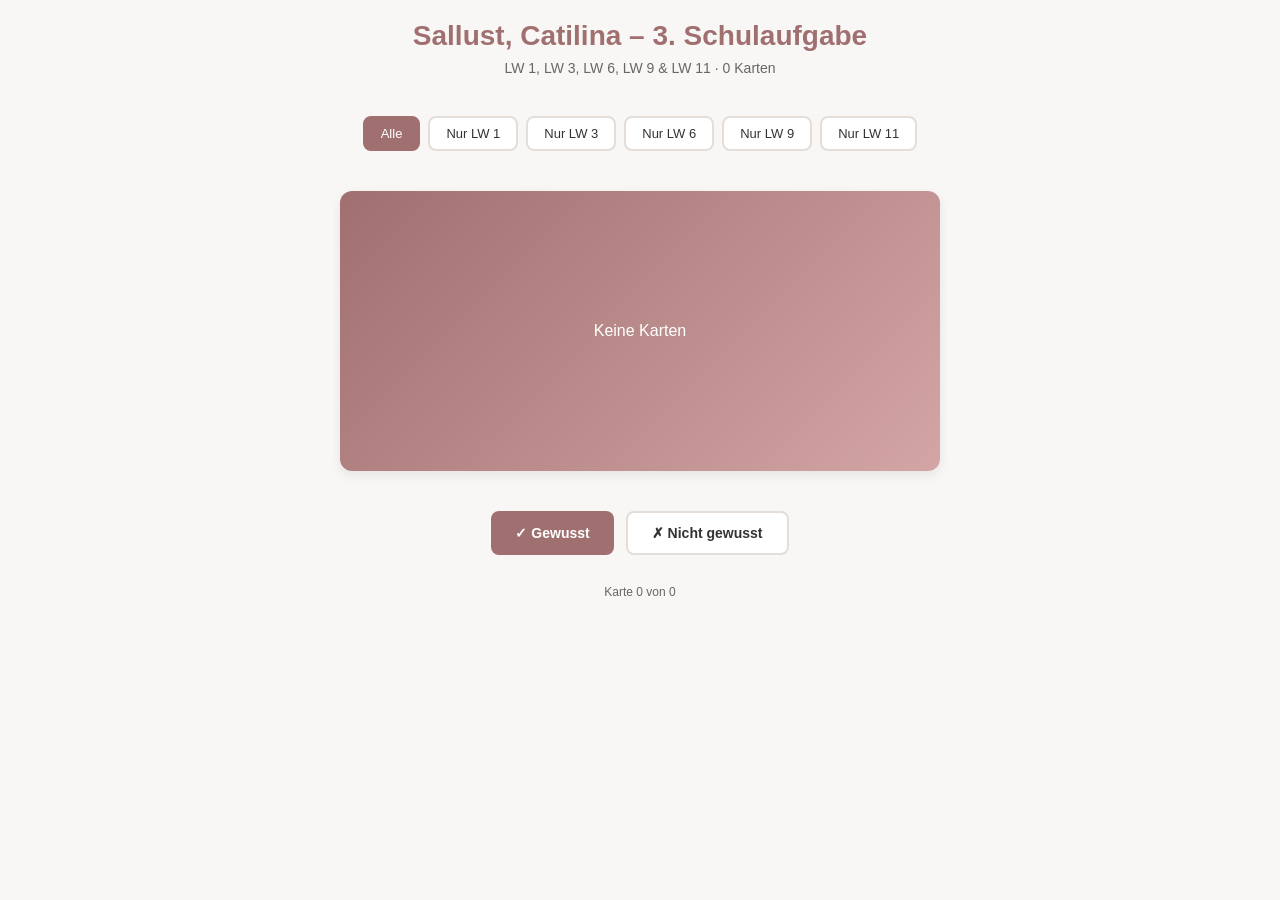
<file: template/index.html>
<!DOCTYPE html>
<html lang="de">
<head>
    <meta charset="UTF-8">
    <meta name="viewport" content="width=device-width, initial-scale=1.0">
    <title>Sallust, Catilina &#8211; 3. Schulaufgabe</title>
    <style>
        * {
            margin: 0;
            padding: 0;
            box-sizing: border-box;
        }

        :root {
            --color-bg: #f8f7f5;
            --color-card: #ffffff;
            --color-accent: #a07070;
            --color-accent-light: #d4a5a5;
            --color-text: #333333;
            --color-text-light: #666666;
            --color-border: #e5ddd8;
            --color-success: #6b9966;
            --color-error: #a07070;
            --radius-card: 12px;
            --radius-btn: 8px;
            --shadow: 0 4px 12px rgba(0, 0, 0, 0.08);
            --shadow-hover: 0 8px 24px rgba(0, 0, 0, 0.12);
        }

        body {
            font-family: -apple-system, BlinkMacSystemFont, 'Segoe UI', 'Roboto', 'Oxygen',
                'Ubuntu', 'Cantarell', 'Fira Sans', 'Droid Sans', 'Helvetica Neue',
                sans-serif;
            background: var(--color-bg);
            color: var(--color-text);
            padding: 20px;
            min-height: 100vh;
        }

        .container {
            max-width: 600px;
            margin: 0 auto;
        }

        header {
            text-align: center;
            margin-bottom: 40px;
        }

        h1 {
            font-size: 28px;
            font-weight: 600;
            margin-bottom: 8px;
            color: var(--color-accent);
        }

        .subtitle {
            font-size: 14px;
            color: var(--color-text-light);
            margin-bottom: 16px;
        }

        .filter-buttons {
            display: flex;
            flex-wrap: wrap;
            gap: 8px;
            margin-bottom: 30px;
            justify-content: center;
        }

        .filter-btn {
            padding: 8px 16px;
            border: 2px solid var(--color-border);
            background: var(--color-card);
            color: var(--color-text);
            border-radius: var(--radius-btn);
            cursor: pointer;
            font-size: 13px;
            font-weight: 500;
            transition: all 0.2s ease;
        }

        .filter-btn:hover {
            border-color: var(--color-accent);
            background: var(--color-accent-light);
            color: white;
        }

        .filter-btn.active {
            background: var(--color-accent);
            border-color: var(--color-accent);
            color: white;
        }

        .card-container {
            perspective: 600px;
            margin-bottom: 30px;
            min-height: 300px;
            display: flex;
            align-items: center;
            justify-content: center;
        }

        .card {
            width: 100%;
            height: 280px;
            background: var(--color-card);
            border-radius: var(--radius-card);
            box-shadow: var(--shadow);
            cursor: pointer;
            position: relative;
            transform-style: preserve-3d;
            transition: transform 0.5s ease-out;
            will-change: transform;
        }

        .card.flipped {
            transform: rotateY(180deg);
        }

        .card-face {
            position: absolute;
            width: 100%;
            height: 100%;
            backface-visibility: hidden;
            display: flex;
            flex-direction: column;
            justify-content: center;
            align-items: center;
            padding: 30px;
            text-align: center;
            border-radius: var(--radius-card);
        }

        .card-front {
            background: linear-gradient(135deg, var(--color-accent) 0%, var(--color-accent-light) 100%);
            color: white;
        }

        .card-back {
            background: var(--color-card);
            color: var(--color-text);
            border: 2px solid var(--color-border);
            transform: rotateY(180deg);
        }

        .card-term {
            font-size: 24px;
            font-weight: 600;
            margin-bottom: 12px;
            word-break: break-word;
        }

        .card-meta {
            font-size: 13px;
            opacity: 0.8;
            margin-bottom: 16px;
        }

        .card-badge {
            display: inline-block;
            background: rgba(255, 255, 255, 0.2);
            padding: 4px 12px;
            border-radius: 20px;
            font-size: 11px;
            font-weight: 600;
            text-transform: uppercase;
            letter-spacing: 0.5px;
        }

        .card-back .card-badge {
            background: var(--color-accent-light);
            color: white;
        }

        .card-translation {
            font-size: 20px;
            font-weight: 500;
            margin-bottom: 12px;
            line-height: 1.4;
        }

        .card-extra {
            font-size: 12px;
            color: var(--color-text-light);
            margin-top: 12px;
            padding-top: 12px;
            border-top: 1px solid var(--color-border);
            font-style: italic;
        }

        .card-front .card-extra {
            border-top-color: rgba(255, 255, 255, 0.2);
            color: rgba(255, 255, 255, 0.9);
        }

        .flip-hint {
            font-size: 12px;
            opacity: 0.6;
            margin-top: 16px;
        }

        .card-front .flip-hint {
            color: white;
        }

        .controls {
            display: flex;
            gap: 12px;
            margin-bottom: 30px;
            justify-content: center;
            flex-wrap: wrap;
        }

        button {
            padding: 12px 24px;
            border: none;
            border-radius: var(--radius-btn);
            font-size: 14px;
            font-weight: 600;
            cursor: pointer;
            transition: all 0.2s ease;
        }

        .btn-primary {
            background: var(--color-accent);
            color: white;
        }

        .btn-primary:hover {
            background: #8f5a5a;
            box-shadow: var(--shadow-hover);
        }

        .btn-secondary {
            background: var(--color-card);
            color: var(--color-text);
            border: 2px solid var(--color-border);
        }

        .btn-secondary:hover {
            border-color: var(--color-accent);
            color: var(--color-accent);
        }

        .stats {
            background: var(--color-card);
            padding: 20px;
            border-radius: var(--radius-card);
            text-align: center;
            margin-bottom: 20px;
            border: 2px solid var(--color-border);
        }

        .stats h3 {
            font-size: 14px;
            color: var(--color-text-light);
            margin-bottom: 12px;
            text-transform: uppercase;
            letter-spacing: 0.5px;
        }

        .stats-bar {
            display: flex;
            height: 20px;
            background: #f0f0f0;
            border-radius: 10px;
            overflow: hidden;
            margin-bottom: 12px;
        }

        .stats-correct {
            background: var(--color-success);
            height: 100%;
            transition: width 0.3s ease;
        }

        .stats-text {
            font-size: 13px;
            color: var(--color-text-light);
        }

        .progress-info {
            font-size: 12px;
            color: var(--color-text-light);
            text-align: center;
            margin-top: 20px;
        }

        @media (max-width: 600px) {
            h1 {
                font-size: 22px;
            }

            .card {
                height: 240px;
            }

            .card-term {
                font-size: 20px;
            }

            .card-translation {
                font-size: 16px;
            }

            .filter-buttons {
                margin-bottom: 20px;
            }

            .card-container {
                min-height: 260px;
            }
        }

        .hidden {
            display: none;
        }
    </style>
</head>
<body>
    <div class="container">
        <header>
            <h1>Sallust, Catilina &#8211; 3. Schulaufgabe</h1>
            <p class="subtitle">LW 1, LW 3, LW 6, LW 9 &amp; LW 11 &middot; <span id="card-count">0</span> Karten</p>
        </header>

        <div class="filter-buttons">
            <button class="filter-btn active" onclick="setFilter('all', this)">Alle</button>
            <button class="filter-btn" onclick="setFilter('lw1', this)">Nur LW 1</button>
            <button class="filter-btn" onclick="setFilter('lw3', this)">Nur LW 3</button>
            <button class="filter-btn" onclick="setFilter('lw6', this)">Nur LW 6</button>
            <button class="filter-btn" onclick="setFilter('lw9', this)">Nur LW 9</button>
            <button class="filter-btn" onclick="setFilter('lw11', this)">Nur LW 11</button>
        </div>

        <div id="stats-container" class="hidden">
            <div class="stats">
                <h3>Fortschritt</h3>
                <div class="stats-bar">
                    <div class="stats-correct" id="stats-bar" style="width: 0%"></div>
                </div>
                <div class="stats-text"><span id="stats-correct">0</span> / <span id="stats-total">0</span> korrekt</div>
            </div>
        </div>

        <div class="card-container" onclick="flipCard()">
            <div class="card" id="card">
                <div class="card-face card-front">
                    <div id="card-content-front"></div>
                </div>
                <div class="card-face card-back">
                    <div id="card-content-back"></div>
                </div>
            </div>
        </div>

        <div class="controls">
            <button class="btn-primary" onclick="markCorrect()">&#10003; Gewusst</button>
            <button class="btn-secondary" onclick="markIncorrect()">✗ Nicht gewusst</button>
        </div>

        <div class="progress-info">
            <p>Karte <span id="current-card">0</span> von <span id="total-cards">0</span></p>
        </div>
    </div>

    <script>
        var allCards = [];

        var currentIndex = 0;
        var filteredCards = [];
        var currentFilter = 'all';
        var learned = {};
        var sessionStats = {};

        function updateCardCount() {
            document.getElementById('card-count').textContent = filteredCards.length;
            document.getElementById('total-cards').textContent = filteredCards.length;
        }

        function setFilter(filter, btn) {
            currentFilter = filter;
            currentIndex = 0;
            learned = {};
            sessionStats = {};

            if (filter === 'all') {
                filteredCards = allCards.slice();
            } else {
                filteredCards = allCards.filter(function(card) {
                    return card.lw === filter;
                });
            }

            updateCardCount();
            renderCard();

            var buttons = document.querySelectorAll('.filter-btn');
            for (var i = 0; i < buttons.length; i++) {
                buttons[i].classList.remove('active');
            }
            btn.classList.add('active');

            document.getElementById('stats-container').classList.add('hidden');
        }

        function renderCard() {
            if (filteredCards.length === 0) {
                document.getElementById('card-content-front').innerHTML = '<p>Keine Karten</p>';
                return;
            }

            var card = filteredCards[currentIndex];
            var cardEl = document.getElementById('card');

            cardEl.classList.remove('flipped');

            var frontContent = '<div class="card-term">' + card.term + '</div>';
            if (card.meta) {
                frontContent += '<div class="card-meta">' + card.meta + '</div>';
            }
            if (card.lw) {
                frontContent += '<div class="card-badge">' + card.lw.toUpperCase() + '</div>';
            }
            frontContent += '<div class="flip-hint">zum Umdrehen klicken</div>';

            document.getElementById('card-content-front').innerHTML = frontContent;
            document.getElementById('card-content-back').innerHTML = ''; // Wird erst beim Flip gefüllt

            document.getElementById('current-card').textContent = currentIndex + 1;

            updateStats();
        }

        function flipCard() {
            var cardEl = document.getElementById('card');
            if (!cardEl.classList.contains('flipped')) {
                // Rückseite füllen BEVOR umgedreht wird (wie in T-2)
                fillCardBack();
            }
            cardEl.classList.toggle('flipped');
        }

        function fillCardBack() {
            if (filteredCards.length === 0) return;
            var card = filteredCards[currentIndex];

            var backContent = '<div class="card-translation">' + card.translation + '</div>';
            if (card.extra) {
                backContent += '<div class="card-extra">' + card.extra + '</div>';
            }
            if (card.lw) {
                backContent += '<div class="card-badge">' + card.lw.toUpperCase() + '</div>';
            }

            document.getElementById('card-content-back').innerHTML = backContent;
        }

        function markCorrect() {
            if (filteredCards.length === 0) return;
            learned[currentIndex] = true;
            sessionStats[currentIndex] = 'correct';
            nextCard();
        }

        function markIncorrect() {
            if (filteredCards.length === 0) return;
            sessionStats[currentIndex] = 'incorrect';
            nextCard();
        }

        function nextCard() {
            currentIndex++;
            if (currentIndex >= filteredCards.length) {
                showEndScreen();
            } else {
                renderCard();
            }
        }

        function updateStats() {
            var correct = 0;
            for (var i = 0; i < currentIndex; i++) {
                if (sessionStats[i] === 'correct') correct++;
            }

            var percentage = currentIndex > 0 ? Math.round((correct / currentIndex) * 100) : 0;

            document.getElementById('stats-bar').style.width = percentage + '%';
            document.getElementById('stats-correct').textContent = correct;
            document.getElementById('stats-total').textContent = currentIndex;

            if (currentIndex > 0) {
                document.getElementById('stats-container').classList.remove('hidden');
            }
        }

        function showEndScreen() {
            var correct = 0;
            for (var key in sessionStats) {
                if (sessionStats[key] === 'correct') correct++;
            }

            var total = currentIndex;
            var percentage = total > 0 ? Math.round((correct / total) * 100) : 0;

            var message = 'Schulaufgabe abgeschlossen!<br>' +
                          '<strong>' + correct + ' von ' + total + ' korrekt (' + percentage + '%)</strong>';

            if (percentage === 100) {
                message += '<br><em>Perfekt!</em>';
            } else if (percentage >= 80) {
                message += '<br><em>Sehr gut!</em>';
            } else if (percentage >= 60) {
                message += '<br><em>Ganz Ordentlich!</em>';
            }

            document.getElementById('card-content-front').innerHTML = 
                '<div style="text-align: center; font-size: 20px; color: white;">' + message + '</div>';
            document.getElementById('card-content-back').innerHTML =
                '<button class="btn-primary" onclick="location.reload()" style="width: 100%; padding: 14px;">Neu starten</button>';

            var cardEl = document.getElementById('card');
            cardEl.classList.remove('flipped');
            document.getElementById('current-card').textContent = total;
        }

        // Initialisieren
        setFilter('all', document.querySelector('.filter-btn.active'));
    </script>
</body>
</html>
</file>
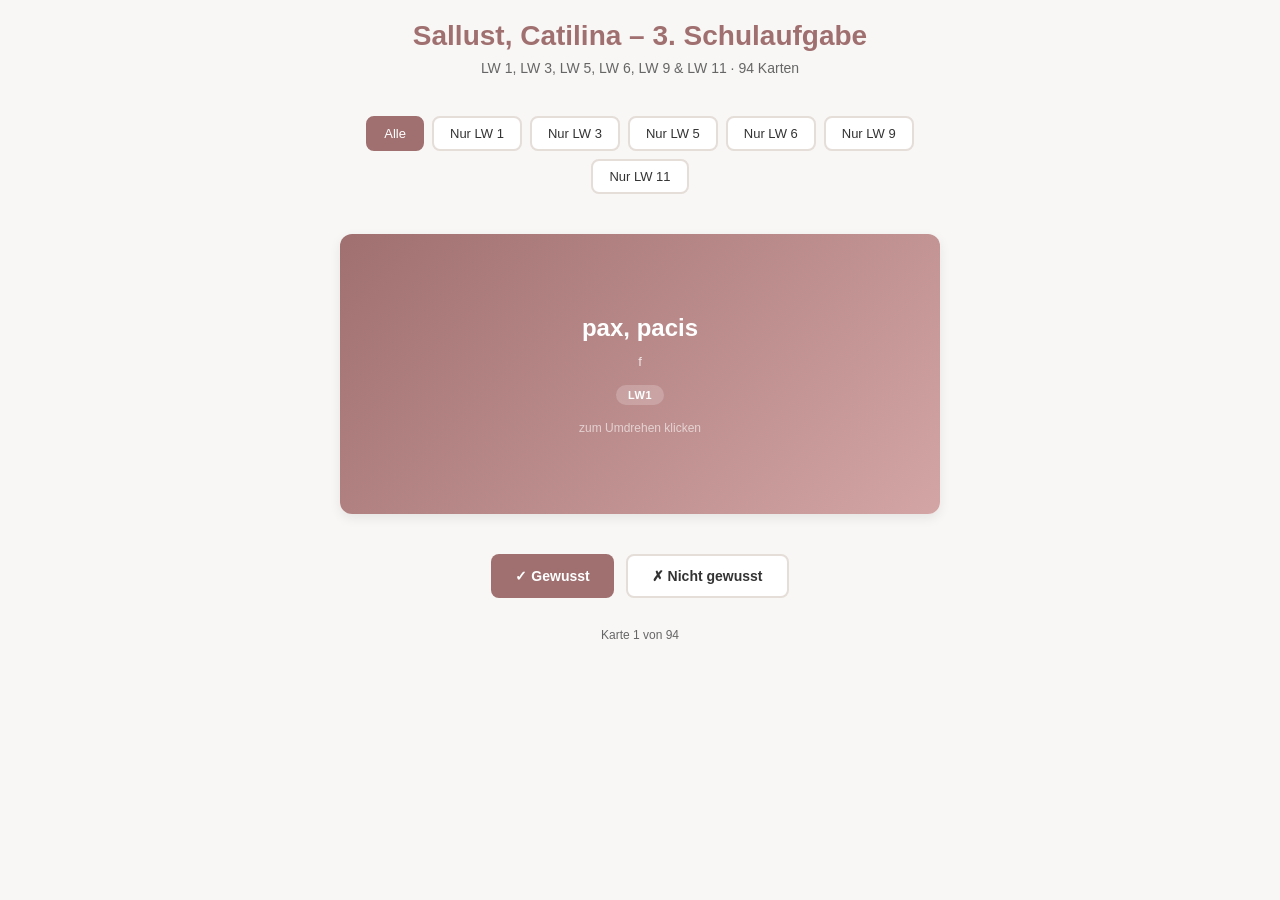
<file: dritteSchulaufgabe/latein_schulaufgabe3_karteikarten.html>
<!DOCTYPE html>
<html lang="de">
<head>
    <meta charset="UTF-8">
    <meta name="viewport" content="width=device-width, initial-scale=1.0">
    <title>Sallust, Catilina &#8211; 3. Schulaufgabe</title>
    <style>
        * {
            margin: 0;
            padding: 0;
            box-sizing: border-box;
        }

        :root {
            --color-bg: #f8f7f5;
            --color-card: #ffffff;
            --color-accent: #a07070;
            --color-accent-light: #d4a5a5;
            --color-text: #333333;
            --color-text-light: #666666;
            --color-border: #e5ddd8;
            --color-success: #6b9966;
            --color-error: #a07070;
            --radius-card: 12px;
            --radius-btn: 8px;
            --shadow: 0 4px 12px rgba(0, 0, 0, 0.08);
            --shadow-hover: 0 8px 24px rgba(0, 0, 0, 0.12);
        }

        body {
            font-family: -apple-system, BlinkMacSystemFont, 'Segoe UI', 'Roboto', 'Oxygen',
                'Ubuntu', 'Cantarell', 'Fira Sans', 'Droid Sans', 'Helvetica Neue',
                sans-serif;
            background: var(--color-bg);
            color: var(--color-text);
            padding: 20px;
            min-height: 100vh;
        }

        .container {
            max-width: 600px;
            margin: 0 auto;
        }

        header {
            text-align: center;
            margin-bottom: 40px;
        }

        h1 {
            font-size: 28px;
            font-weight: 600;
            margin-bottom: 8px;
            color: var(--color-accent);
        }

        .subtitle {
            font-size: 14px;
            color: var(--color-text-light);
            margin-bottom: 16px;
        }

        .filter-buttons {
            display: flex;
            flex-wrap: wrap;
            gap: 8px;
            margin-bottom: 30px;
            justify-content: center;
        }

        .filter-btn {
            padding: 8px 16px;
            border: 2px solid var(--color-border);
            background: var(--color-card);
            color: var(--color-text);
            border-radius: var(--radius-btn);
            cursor: pointer;
            font-size: 13px;
            font-weight: 500;
            transition: all 0.2s ease;
        }

        .filter-btn:hover {
            border-color: var(--color-accent);
            background: var(--color-accent-light);
            color: white;
        }

        .filter-btn.active {
            background: var(--color-accent);
            border-color: var(--color-accent);
            color: white;
        }

        .card-container {
            perspective: 1000px;
            margin-bottom: 30px;
            min-height: 300px;
            display: flex;
            align-items: center;
            justify-content: center;
        }

        .card {
            width: 100%;
            height: 280px;
            background: var(--color-card);
            border-radius: var(--radius-card);
            box-shadow: var(--shadow);
            cursor: pointer;
            position: relative;
            transform-style: preserve-3d;
            transition: transform 0.6s;
        }

        .card.flipped {
            transform: rotateY(180deg);
        }

        .card-face {
            position: absolute;
            width: 100%;
            height: 100%;
            backface-visibility: hidden;
            display: flex;
            flex-direction: column;
            justify-content: center;
            align-items: center;
            padding: 30px;
            text-align: center;
            border-radius: var(--radius-card);
        }

        .card-front {
            background: linear-gradient(135deg, var(--color-accent) 0%, var(--color-accent-light) 100%);
            color: white;
        }

        .card-back {
            background: var(--color-card);
            color: var(--color-text);
            border: 2px solid var(--color-border);
            transform: rotateY(180deg);
        }

        .card-term {
            font-size: 24px;
            font-weight: 600;
            margin-bottom: 12px;
            word-break: break-word;
        }

        .card-meta {
            font-size: 13px;
            opacity: 0.8;
            margin-bottom: 16px;
        }

        .card-badge {
            display: inline-block;
            background: rgba(255, 255, 255, 0.2);
            padding: 4px 12px;
            border-radius: 20px;
            font-size: 11px;
            font-weight: 600;
            text-transform: uppercase;
            letter-spacing: 0.5px;
        }

        .card-back .card-badge {
            background: var(--color-accent-light);
            color: white;
        }

        .card-translation {
            font-size: 20px;
            font-weight: 500;
            margin-bottom: 12px;
            line-height: 1.4;
        }

        .card-extra {
            font-size: 12px;
            color: var(--color-text-light);
            margin-top: 12px;
            padding-top: 12px;
            border-top: 1px solid var(--color-border);
            font-style: italic;
        }

        .card-front .card-extra {
            border-top-color: rgba(255, 255, 255, 0.2);
            color: rgba(255, 255, 255, 0.9);
        }

        .flip-hint {
            font-size: 12px;
            opacity: 0.6;
            margin-top: 16px;
        }

        .card-front .flip-hint {
            color: white;
        }

        .controls {
            display: flex;
            gap: 12px;
            margin-bottom: 30px;
            justify-content: center;
            flex-wrap: wrap;
        }

        button {
            padding: 12px 24px;
            border: none;
            border-radius: var(--radius-btn);
            font-size: 14px;
            font-weight: 600;
            cursor: pointer;
            transition: all 0.2s ease;
        }

        .btn-primary {
            background: var(--color-accent);
            color: white;
        }

        .btn-primary:hover {
            background: #8f5a5a;
            box-shadow: var(--shadow-hover);
        }

        .btn-secondary {
            background: var(--color-card);
            color: var(--color-text);
            border: 2px solid var(--color-border);
        }

        .btn-secondary:hover {
            border-color: var(--color-accent);
            color: var(--color-accent);
        }

        .stats {
            background: var(--color-card);
            padding: 20px;
            border-radius: var(--radius-card);
            text-align: center;
            margin-bottom: 20px;
            border: 2px solid var(--color-border);
        }

        .stats h3 {
            font-size: 14px;
            color: var(--color-text-light);
            margin-bottom: 12px;
            text-transform: uppercase;
            letter-spacing: 0.5px;
        }

        .stats-bar {
            display: flex;
            height: 20px;
            background: #f0f0f0;
            border-radius: 10px;
            overflow: hidden;
            margin-bottom: 12px;
        }

        .stats-correct {
            background: var(--color-success);
            height: 100%;
            transition: width 0.3s ease;
        }

        .stats-text {
            font-size: 13px;
            color: var(--color-text-light);
        }

        .progress-info {
            font-size: 12px;
            color: var(--color-text-light);
            text-align: center;
            margin-top: 20px;
        }

        @media (max-width: 600px) {
            h1 {
                font-size: 22px;
            }

            .card {
                height: 240px;
            }

            .card-term {
                font-size: 20px;
            }

            .card-translation {
                font-size: 16px;
            }

            .filter-buttons {
                margin-bottom: 20px;
            }

            .card-container {
                min-height: 260px;
            }
        }

        .hidden {
            display: none;
        }
    </style>
</head>
<body>
    <div class="container">
        <header>
            <h1>Sallust, Catilina &#8211; 3. Schulaufgabe</h1>
            <p class="subtitle">LW 1, LW 3, LW 5, LW 6, LW 9 &amp; LW 11 &middot; <span id="card-count">0</span> Karten</p>
        </header>

        <div class="filter-buttons">
            <button class="filter-btn active" onclick="setFilter('all', this)">Alle</button>
            <button class="filter-btn" onclick="setFilter('lw1', this)">Nur LW 1</button>
            <button class="filter-btn" onclick="setFilter('lw3', this)">Nur LW 3</button>
            <button class="filter-btn" onclick="setFilter('lw5', this)">Nur LW 5</button>
            <button class="filter-btn" onclick="setFilter('lw6', this)">Nur LW 6</button>
            <button class="filter-btn" onclick="setFilter('lw9', this)">Nur LW 9</button>
            <button class="filter-btn" onclick="setFilter('lw11', this)">Nur LW 11</button>
        </div>

        <div id="stats-container" class="hidden">
            <div class="stats">
                <h3>Fortschritt</h3>
                <div class="stats-bar">
                    <div class="stats-correct" id="stats-bar" style="width: 0%"></div>
                </div>
                <div class="stats-text"><span id="stats-correct">0</span> / <span id="stats-total">0</span> korrekt</div>
            </div>
        </div>

        <div class="card-container" onclick="flipCard()">
            <div class="card" id="card">
                <div class="card-face card-front">
                    <div id="card-content-front"></div>
                </div>
                <div class="card-face card-back">
                    <div id="card-content-back"></div>
                </div>
            </div>
        </div>

        <div class="controls">
            <button class="btn-primary" onclick="markCorrect()">&#10003; Gewusst</button>
            <button class="btn-secondary" onclick="markIncorrect()">✗ Nicht gewusst</button>
        </div>

        <div class="progress-info">
            <p>Karte <span id="current-card">0</span> von <span id="total-cards">0</span></p>
        </div>
    </div>

    <script>
        var allCards = [
            // LW 1
            { term: "pax, pacis", meta: "f", translation: "der Frieden", lw: "lw1" },
            { term: "tamet\u0161\u012b", meta: "Konj.", translation: "obwohl", lw: "lw1" },
            { term: "gloria", meta: "f", translation: "der Ruhm, die Ehre", lw: "lw1" },
            { term: "magister", meta: "m", translation: "der Lehrer", lw: "lw1" },
            { term: "invid\u012ba", meta: "f", translation: "der Neid", lw: "lw1" },
            { term: "aequus, a, um", meta: "Adj.", translation: "gleich, gerecht", lw: "lw1" },
            { term: "adversus, a, um", meta: "Adj.", translation: "entgegengesetzt, freundlich", lw: "lw1" },
            { term: "audacia", meta: "f", translation: "die Frechheit, die K\u00fchnheit", lw: "lw1" },
            { term: "av\u0101ritia", meta: "f", translation: "die Habgier, der Geiz", lw: "lw1" },
            { term: "arduus, a, um", meta: "Adj.", translation: "schwer, steil", lw: "lw1" },
            { term: "dehinc", meta: "Adv.", translation: "hierauf", lw: "lw1" },
            { term: "abstin\u0113ntia", meta: "f", translation: "die Uneignn\u00fctzigkeit; die Enthaltsamkeit", lw: "lw1" },
            { term: "vig\u0113re", meta: "V.", translation: "(vor)herrschen; stark sein", lw: "lw1" },
            { term: "imbecillus, a, um", meta: "Adj.", translation: "schwach, anf\u00e4llig", lw: "lw1" },
            { term: "ambitio, \u014dnis", meta: "f", translation: "der Ehrgeiz", lw: "lw1" },
            { term: "cupid\u014d, inis", meta: "f", translation: "die Begierde; die Gier", lw: "lw1" },
            { term: "vex\u0101re", meta: "V.", translation: "qu\u00e4len, heimsuchen", lw: "lw1" },

            // LW 3
            { term: "ingenium", meta: "n", translation: "die Begabung, das Talent", lw: "lw3" },
            { term: "cand\u0113s, is", meta: "f", translation: "das Blutbad, der Mord", lw: "lw3" },
            { term: "gr\u0101tus, a, um", meta: "Adj.", translation: "kostenlos, willkommen, beliebt", lw: "lw3" },
            { term: "vastus, a, um", meta: "Adj.", translation: "riesig, vernichtet", lw: "lw3" },
            { term: "nimis", meta: "Adv.", translation: "(allzu) sehr", lw: "lw3" },
            { term: "altus, a, um", meta: "Adj.", translation: "hoch, tief", lw: "lw3" },
            { term: "inopia", meta: "f", translation: "der Mangel, die Not", lw: "lw3" },
            { term: "adulescentia", meta: "f", translation: "die Jugend(zeit)", lw: "lw3" },
            { term: "discordia", meta: "f", translation: "die Uneinigkeit, die Spaltung", lw: "lw3" },
            { term: "civilis, e", meta: "Adj.", translation: "b\u00fcrgerlich", lw: "lw3" },
            { term: "patiens, ntis", meta: "Adj.", translation: "f\u00e4hig, (etw.) zu ertragen", lw: "lw3" },
            { term: "eloquentia", meta: "f", translation: "die Redekunst", lw: "lw3" },
            { term: "sapientia", meta: "f", translation: "die Klugheit, die Weisheit", lw: "lw3" },
            { term: "dominatio, \u014dnis", meta: "f", translation: "die Gewaltherrschaft", lw: "lw3" },
            { term: "inv\u0101dere", meta: "V.", translation: "eindringen, angreifen", lw: "lw3" },
            { term: "in dies", meta: "Adv.", translation: "von Tag zu Tag", lw: "lw3" },
            { term: "ferox, \u014dcis", meta: "Adj.", translation: "wild, ungest\u00fcm", lw: "lw3" },
            { term: "r\u0113s famili\u0101ris", meta: "f", translation: "das Verm\u00f6gen", lw: "lw3" },
            { term: "conscientia", meta: "f", translation: "das (Schuld-)Bewusstsein", lw: "lw3" },
            { term: "incit\u0101re", meta: "V.", translation: "antreiben, aufeuern", lw: "lw3" },
            { term: "luxuria", meta: "f", translation: "die Genusssucht, der \u00dcberfluss", lw: "lw3" },

            // LW 5
            { term: "hostis, is", meta: "m", translation: "der Feind, der Gegner", lw: "lw5" },
            { term: "paulatim", meta: "Adv.", translation: "allm\u00e4hlich", lw: "lw5" },
            { term: "pat\u0113re", meta: "V.", translation: "offenstehen; sich entdecken", lw: "lw5" },
            { term: "negl\u0113gere", meta: "V.", translation: "vernachl\u00e4ssigen", lw: "lw5" },
            { term: "commodum", meta: "n", translation: "der Vorteil, die Bequemlichkeit", lw: "lw5" },
            { term: "vindic\u0101re", meta: "V.", translation: "beansprechen, bestrafen; (mit Akk.) vergelten gegen", lw: "lw5" },

            // LW 6
            { term: "institutum", meta: "n", translation: "die Einrichtung, die Sitte", lw: "lw6" },
            { term: "diss\u0113rere", meta: "V.", translation: "eror\u0308tern; auseinandersetzen", lw: "lw6" },
            { term: "i\u016bstitia", meta: "f", translation: "die Gerechtigkeit", lw: "lw6" },
            { term: "dom\u0101re", meta: "V.", translation: "z\u00e4hmen, bezwingen", lw: "lw6" },
            { term: "subig\u0119re", meta: "V.", translation: "unterwerfen, zwingen", lw: "lw6" },
            { term: "inter\u012bre", meta: "V.", translation: "untergehen", lw: "lw6" },
            { term: "s\u0101evire", meta: "V.", translation: "w\u00fcten, toben", lw: "lw6" },
            { term: "dubius, a, um", meta: "Adj.", translation: "riskant, auf der Kippe stehend", lw: "lw6" },
            { term: "divitiae, \u0101rum", meta: "f Pl.", translation: "der Reichtum", lw: "lw6" },
            { term: "interdum", meta: "Adv.", translation: "manchmal", lw: "lw6" },
            { term: "corrimp\u0119re", meta: "V.", translation: "bestechen, verderben", lw: "lw6" },
            { term: "i\u016bdicium", meta: "n", translation: "das Gericht, das Urteil", lw: "lw6" },
            { term: "facinus, \u014dnis", meta: "n", translation: "die Handlung, die Untat", lw: "lw6" },
            { term: "bonum", meta: "n", translation: "das Gut, die G\u00fcte", lw: "lw6" },
            { term: "aes alienum", meta: "n", translation: "die Schulden", lw: "lw6" },
            { term: "adulter, adulteri", meta: "m", translation: "der Ehbrecher", lw: "lw6" },
            { term: "venter, ventris", meta: "m", translation: "der Bauch", lw: "lw6" },
            { term: "p\u0113nis, is", meta: "m", translation: "der Penis", lw: "lw6" },
            { term: "redim\u0119re", meta: "V.", translation: "freikaufen, loskaufen (von etw.)", lw: "lw6" },
            { term: "convinc\u0119re", meta: "V.", translation: "(gerichtlich) \u00fcberf\u00fchren", lw: "lw6" },
            { term: "egest\u0101s, atis", meta: "f", translation: "die Armut, die Not", lw: "lw6" },
            { term: "vacuus, a, um", meta: "Adj.", translation: "leer, frei", lw: "lw6" },
            { term: "incid\u0119re", meta: "V.", translation: "in etw. geraten; vorfallen, sich zutragen", lw: "lw6" },
            { term: "c\u014dtidianus, a, um", meta: "Adj.", translation: "t\u00e4glich", lw: "lw6" },
            { term: "familiaris, is", meta: "f", translation: "die Freundschaft", lw: "lw6" },
            { term: "modestia", meta: "f", translation: "die M\u00e4\u00dfigung, die Bescheidenheit", lw: "lw6" },
            { term: "fidus, a, um", meta: "Adj.", translation: "treu, zuw\u00e4hlissig", lw: "lw6" },
            { term: "pudicitia", meta: "f", translation: "die Sitsamkeit, die Keuschheit", lw: "lw6" },

            // LW 9
            { term: "opt\u0101re", meta: "V.", translation: "w\u00fcnschen", lw: "lw9" },
            { term: "praeterē\u0101", meta: "Adv.", translation: "au\u00dferdem", lw: "lw9" },
            { term: "praemium", meta: "n", translation: "die Belohnung, der Lohn", lw: "lw9" },
            { term: "fall\u0119re", meta: "V.", translation: "t\u00e4uschen, betr\u00fcgen", lw: "lw9" },
            { term: "decus, oris", meta: "n", translation: "die Ehre; die (\u00e4u\u00dfere) W\u00fcrde", lw: "lw9" },
            { term: "d\u0113decus", meta: "n", translation: "die Schande", lw: "lw9" },
            { term: "spolium", meta: "n", translation: "die Beute", lw: "lw9" },
            { term: "spoliare", meta: "V.", translation: "aus\u00fcnden, beunte machen", lw: "lw9" },
            { term: "m\u0101gnificus, a, um", meta: "Adj.", translation: "pr\u00e4chtig, gro\u00dfartig", lw: "lw9" },

            // LW 11
            { term: "civit\u0101s, atis", meta: "f", translation: "die Gemeinde, der Staat; das B\u00fcrgerrecht", lw: "lw11" },
            { term: "inc\u0113dere", meta: "V.", translation: "heranr\u00fccken, eintreten; (jdn.) befallen", lw: "lw11" },
            { term: "laetitia", meta: "f", translation: "die Freude", lw: "lw11" },
            { term: "supplex, supplicis", meta: "Adj.", translation: "dem\u00fctig bittend", lw: "lw11" },
            { term: "repente", meta: "Adv.", translation: "pl\u00f6tzlich, unerwartet", lw: "lw11" },
            { term: "cr\u0113dere", meta: "V.", translation: "anvertrauen, glauben", lw: "lw11" },
            { term: "faci\u0113s, ei", meta: "f", translation: "das Gesicht, das Aussehen", lw: "lw11" },
            { term: "lascivia", meta: "f", translation: "die Ausgelassenheit", lw: "lw11" },
            { term: "festin\u0101re", meta: "V.", translation: "umhereilen, ruhelos sein", lw: "lw11" },
            { term: "trepid\u0101re", meta: "V.", translation: "\u00e4ngstlich sein", lw: "lw11" },
            { term: "\u012bns\u014dlitus, a, um", meta: "Adj.", translation: "ungew\u00f6hnlich", lw: "lw11" },
            { term: "r\u016bmor, \u014dris", meta: "m", translation: "das Ger\u00fccht", lw: "lw11" },
            { term: "pav\u0113re", meta: "V.", translation: "sich \u00e4ngstigen \u00fcber", lw: "lw11" }
        ];

        var currentIndex = 0;
        var filteredCards = [];
        var currentFilter = 'all';
        var learned = {};
        var sessionStats = {};

        function updateCardCount() {
            document.getElementById('card-count').textContent = filteredCards.length;
            document.getElementById('total-cards').textContent = filteredCards.length;
        }

        function setFilter(filter, btn) {
            currentFilter = filter;
            currentIndex = 0;
            learned = {};
            sessionStats = {};

            if (filter === 'all') {
                filteredCards = allCards.slice();
            } else {
                filteredCards = allCards.filter(function(card) {
                    return card.lw === filter;
                });
            }

            updateCardCount();
            renderCard();

            var buttons = document.querySelectorAll('.filter-btn');
            for (var i = 0; i < buttons.length; i++) {
                buttons[i].classList.remove('active');
            }
            btn.classList.add('active');

            document.getElementById('stats-container').classList.add('hidden');
        }

        function renderCard() {
            if (filteredCards.length === 0) {
                document.getElementById('card-content-front').innerHTML = '<p>Keine Karten</p>';
                return;
            }

            var card = filteredCards[currentIndex];
            var cardEl = document.getElementById('card');

            cardEl.classList.remove('flipped');

            var frontContent = '<div class="card-term">' + card.term + '</div>';
            if (card.meta) {
                frontContent += '<div class="card-meta">' + card.meta + '</div>';
            }
            if (card.lw) {
                frontContent += '<div class="card-badge">' + card.lw.toUpperCase() + '</div>';
            }
            frontContent += '<div class="flip-hint">zum Umdrehen klicken</div>';

            var backContent = '<div class="card-translation">' + card.translation + '</div>';
            if (card.extra) {
                backContent += '<div class="card-extra">' + card.extra + '</div>';
            }
            if (card.lw) {
                backContent += '<div class="card-badge">' + card.lw.toUpperCase() + '</div>';
            }

            document.getElementById('card-content-front').innerHTML = frontContent;
            document.getElementById('card-content-back').innerHTML = backContent;

            document.getElementById('current-card').textContent = currentIndex + 1;

            updateStats();
        }

        function flipCard() {
            var cardEl = document.getElementById('card');
            cardEl.classList.toggle('flipped');
        }

        function markCorrect() {
            if (filteredCards.length === 0) return;
            learned[currentIndex] = true;
            sessionStats[currentIndex] = 'correct';
            nextCard();
        }

        function markIncorrect() {
            if (filteredCards.length === 0) return;
            sessionStats[currentIndex] = 'incorrect';
            nextCard();
        }

        function nextCard() {
            currentIndex++;
            if (currentIndex >= filteredCards.length) {
                showEndScreen();
            } else {
                renderCard();
            }
        }

        function updateStats() {
            var correct = 0;
            for (var i = 0; i < currentIndex; i++) {
                if (sessionStats[i] === 'correct') correct++;
            }

            var percentage = currentIndex > 0 ? Math.round((correct / currentIndex) * 100) : 0;

            document.getElementById('stats-bar').style.width = percentage + '%';
            document.getElementById('stats-correct').textContent = correct;
            document.getElementById('stats-total').textContent = currentIndex;

            if (currentIndex > 0) {
                document.getElementById('stats-container').classList.remove('hidden');
            }
        }

        function showEndScreen() {
            var correct = 0;
            for (var key in sessionStats) {
                if (sessionStats[key] === 'correct') correct++;
            }

            var total = currentIndex;
            var percentage = total > 0 ? Math.round((correct / total) * 100) : 0;

            var message = 'Schulaufgabe abgeschlossen!<br>' +
                          '<strong>' + correct + ' von ' + total + ' korrekt (' + percentage + '%)</strong>';

            if (percentage === 100) {
                message += '<br><em>Perfekt!</em>';
            } else if (percentage >= 80) {
                message += '<br><em>Sehr gut!</em>';
            } else if (percentage >= 60) {
                message += '<br><em>Ganz Ordentlich!</em>';
            }

            document.getElementById('card-content-front').innerHTML = 
                '<div style="text-align: center; font-size: 20px; color: white;">' + message + '</div>';
            document.getElementById('card-content-back').innerHTML =
                '<button class="btn-primary" onclick="location.reload()" style="width: 100%; padding: 14px;">Neu starten</button>';

            var cardEl = document.getElementById('card');
            cardEl.classList.remove('flipped');
            document.getElementById('current-card').textContent = total;
        }

        // Initialisieren
        setFilter('all', document.querySelector('.filter-btn.active'));
    </script>
</body>
</html>
</file>
<file: style.css>
:root {
    --bg: #110e08;
    --gold: #c8861a;
    --gold-light: #e8a832;
    --parchment: #f5eed8;
    --dark-card: #1e1508;
    --muted: #7a6a4a;
    --text: #1a1408;
  }

* { box-sizing: border-box; margin: 0; padding: 0; -webkit-tap-highlight-color: transparent; }

html, body { background: #110e08 !important; color: #f5eed8 !important; }

body {
background: var(–bg);
min-height: 100vh;
display: flex;
flex-direction: column;
align-items: center;
font-family: "Cormorant Garamond", Georgia, serif;
padding: 28px 20px 40px;
background-image: radial-gradient(ellipse at 20% 50%, #2a1a0522 0%, transparent 60%),
radial-gradient(ellipse at 80% 20%, #c8861a0a 0%, transparent 50%);
}

header { text-align: center; margin-bottom: 24px; }

.subtitle {
font-family: "Cinzel", serif;
font-size: 10px;
letter-spacing: 5px;
color: var(--gold);
text-transform: uppercase;
margin-bottom: 8px;
}

h1 {
font-family: "Cinzel", serif;
font-size: 22px;
color: var(--parchment);
font-weight: 600;
letter-spacing: 2px;
}

.progress-wrap { width: 100%; max-width: 420px; margin-bottom: 16px; }

.progress-labels {
display: flex;
justify-content: space-between;
font-size: 11px;
color: var(--muted);
margin-bottom: 6px;
font-family: "Cinzel", serif;
}

.progress-bar-bg { height: 3px; background: #2a1f0a; border-radius: 2px; overflow: hidden; }

.progress-bar {
height: 100%;
background: linear-gradient(90deg, var(--gold), var(--gold-light));
border-radius: 2px;
transition: width 0.5s ease;
}

.round-badge {
height: 28px;
display: flex;
align-items: center;
justify-content: center;
font-family: "Cinzel", serif;
font-size: 10px;
letter-spacing: 3px;
color: var(--gold);
text-transform: uppercase;
margin-bottom: 12px;
}

.scene {
width: 100%;
max-width: 420px;
height: 260px;
perspective: 1200px;
cursor: pointer;
flex-shrink: 0;
}

.card {
position: relative;
width: 100%;
height: 260px;
transform-style: preserve-3d;
transition: transform 0.5s cubic-bezier(.4,0,.2,1);
}

.card.flipped { transform: rotateY(180deg); }

.card-face {
position: absolute;
inset: 0;
backface-visibility: hidden;
-webkit-backface-visibility: hidden;
border-radius: 18px;
display: flex;
flex-direction: column;
align-items: center;
justify-content: center;
padding: 36px 28px 48px;
}

.card-front {
background: var(--parchment);
box-shadow: 0 12px 50px #00000077, inset 0 1px 0 #ffffff66;
border: 1px solid #d4c090;
}

.card-back {
background: var(--dark-card);
box-shadow: 0 12px 50px #00000077;
border: 1px solid #3a2c10;
transform: rotateY(180deg);
}

.latin-word {
font-size: 32px;
font-weight: 600;
font-style: italic;
color: var(--text);
text-align: center;
line-height: 1.2;
margin-bottom: 10px;
}

.grammar-info {
font-size: 13px;
color: var(--muted);
font-style: italic;
text-align: center;
}

.tap-hint {
position: absolute;
bottom: 16px;
font-family: "Cinzel", serif;
font-size: 9px;
letter-spacing: 3px;
color: #bba87a44;
text-transform: uppercase;
transition: opacity 0.2s;
}

.back-latin {
font-family: "Cinzel", serif;
font-size: 11px;
color: var(--gold);
letter-spacing: 2px;
margin-bottom: 14px;
font-style: italic;
text-align: center;
}

.german-word {
font-size: 24px;
font-weight: 600;
color: var(--parchment);
text-align: center;
line-height: 1.4;
}

.button-row {
width: 100%;
max-width: 420px;
height: 56px;
display: flex;
align-items: center;
justify-content: center;
gap: 14px;
margin-top: 20px;
}

.btn {
font-family: "Cinzel", serif;
font-size: 13px;
letter-spacing: 1px;
border-radius: 10px;
padding: 13px 26px;
cursor: pointer;
border: none;
opacity: 0;
pointer-events: none;
transition: opacity 0.25s ease, transform 0.1s;
}

.btn.visible { opacity: 1; pointer-events: all; }
.btn:active { transform: scale(0.96); }
.btn-nochmal { background: transparent; border: 2px solid #c0392b; color: #e74c3c; }
.btn-gewusst { background: var(--gold); color: #fff; }

.counter {
height: 24px;
display: flex;
align-items: center;
font-family: "Cinzel", serif;
font-size: 11px;
color: #4a3a1a;
letter-spacing: 1px;
margin-top: 6px;
}

.done {
background: var(--parchment);
border-radius: 18px;
padding: 48px 36px;
max-width: 420px;
width: 100%;
text-align: center;
box-shadow: 0 12px 50px #00000077;
}

.done-emoji { font-size: 44px; margin-bottom: 16px; }

.done h2 {
font-family: "Cinzel", serif;
font-size: 22px;
color: var(–text);
margin-bottom: 10px;
}

.done p { font-size: 16px; color: var(--muted); margin-bottom: 28px; }

.btn-reset {
font-family: "Cinzel", serif;
font-size: 14px;
letter-spacing: 1px;
background: var(–gold);
color: #fff;
padding: 14px 36px;
border: none;
border-radius: 10px;
cursor: pointer;
}
</file>
